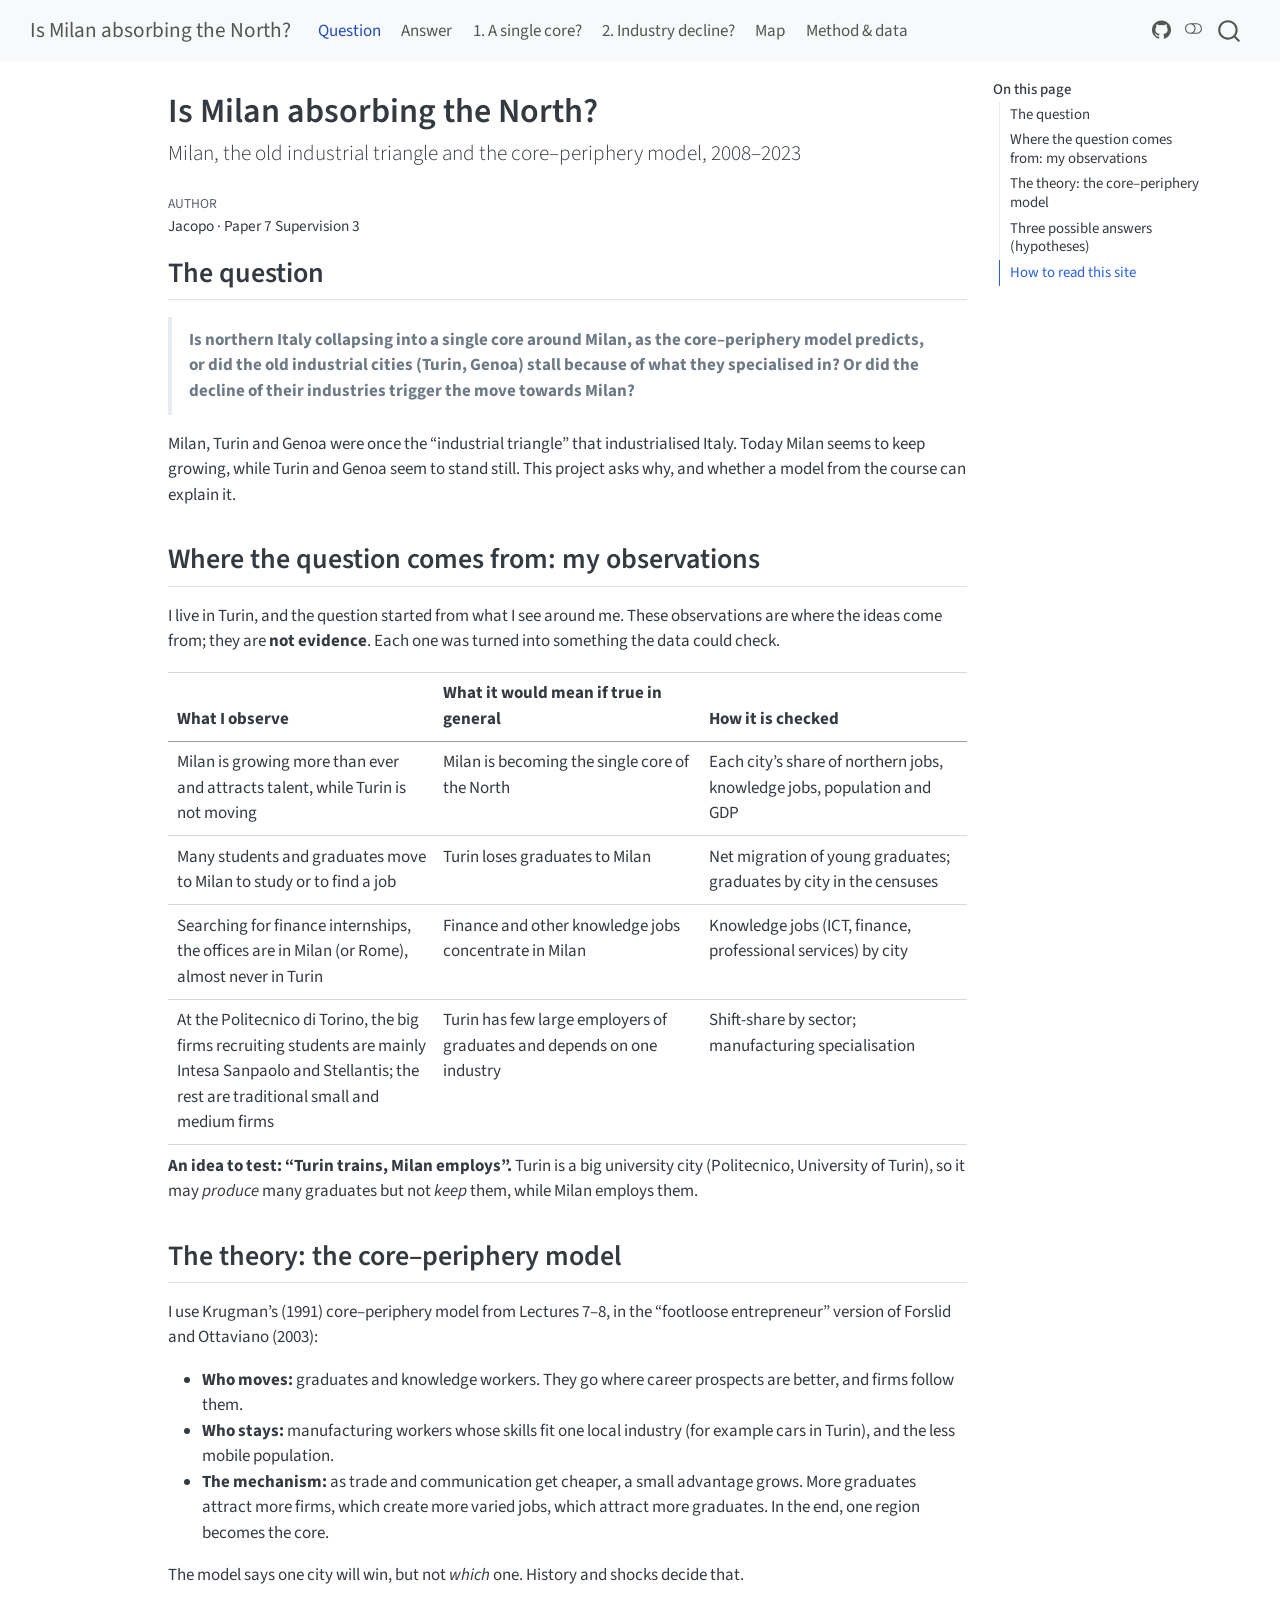
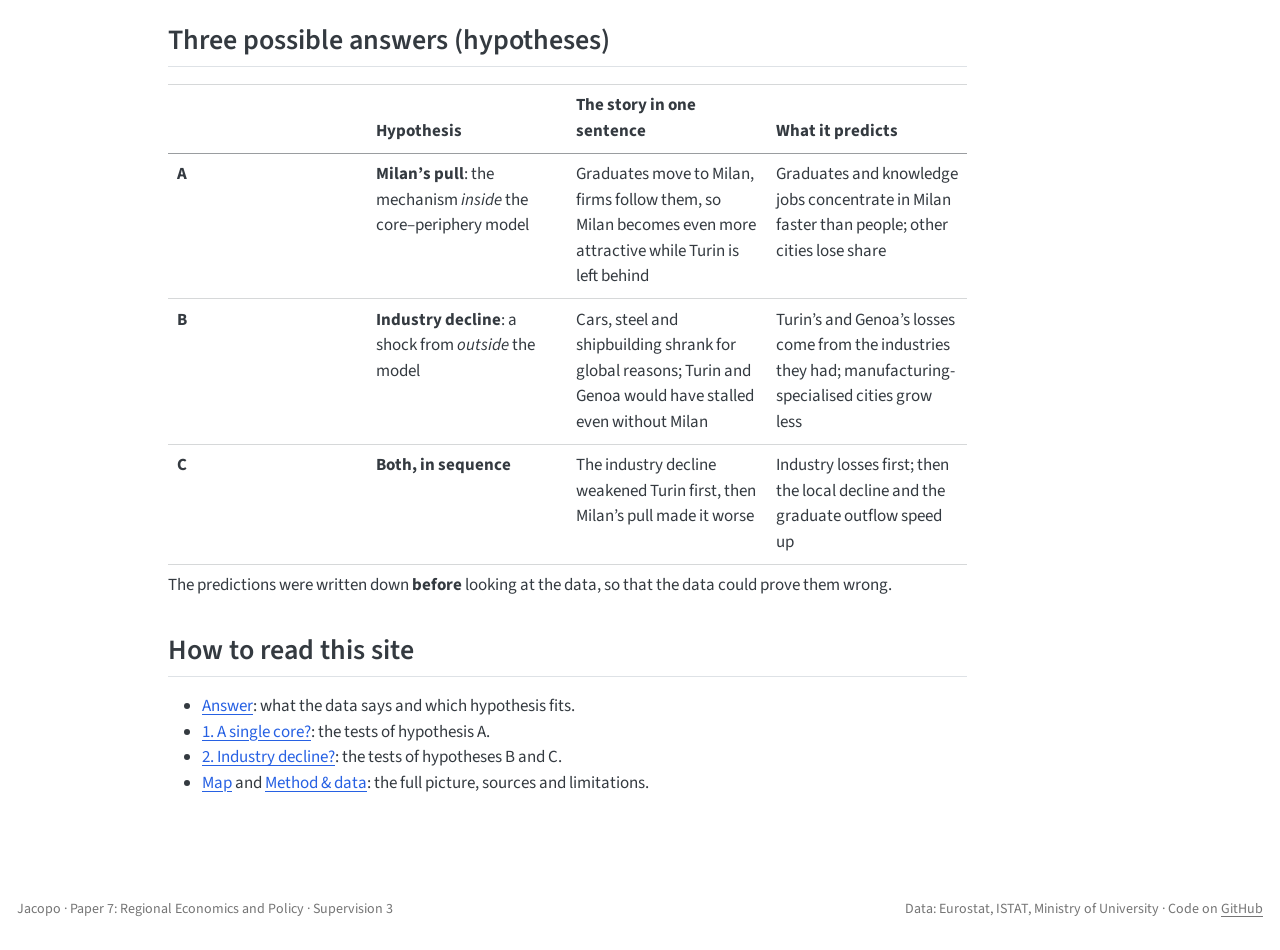
<file: index.html>
<!DOCTYPE html>
<html xmlns="http://www.w3.org/1999/xhtml" lang="en" xml:lang="en"><head>

<meta charset="utf-8">
<meta name="generator" content="quarto-1.11.9">

<meta name="viewport" content="width=device-width, initial-scale=1.0, user-scalable=yes">

<meta name="author" content="Jacopo · Paper 7 Supervision 3">

<title>Is Milan absorbing the North?</title>
<style>
/* Default styles provided by pandoc.
** See https://pandoc.org/MANUAL.html#variables-for-html for config info.
*/
span.smallcaps{font-variant: small-caps;}
div.columns{display: flex; gap: 1.5em;}
div.column{flex: auto;}
@media screen {
div.columns{gap: min(4vw, 1.5em);}
div.column{overflow-x: auto;}
}
div.hanging-indent{margin-left: 1.5em; text-indent: -1.5em;}
ul.task-list{list-style: none;}
ul.task-list li input[type="checkbox"] {
  width: 0.8em;
  margin: 0 0.8em 0.2em -1em; /* quarto-specific, see https://github.com/quarto-dev/quarto-cli/issues/4556 */ 
  vertical-align: middle;
}
</style>


<script src="site_libs/quarto-nav/quarto-nav.js"></script>
<script src="site_libs/quarto-nav/headroom.min.js"></script>
<script src="site_libs/clipboard/clipboard.min.js"></script>
<script src="site_libs/quarto-search/autocomplete.umd.js"></script>
<script src="site_libs/quarto-search/fuse.min.js"></script>
<script src="site_libs/quarto-search/quarto-search.js"></script>
<meta name="quarto:offset" content="./">
<script src="site_libs/quarto-html/quarto.js" type="module"></script>
<script src="site_libs/quarto-html/tabsets/tabsets.js" type="module"></script>
<script src="site_libs/quarto-html/scrollable-regions/scrollable-regions.js" type="module"></script>
<script src="site_libs/quarto-html/popper.min.js"></script>
<script src="site_libs/quarto-html/tippy.umd.min.js"></script>
<script src="site_libs/quarto-html/anchor.min.js"></script>
<link href="site_libs/quarto-html/tippy.css" rel="stylesheet">
<link href="site_libs/quarto-html/quarto-syntax-highlighting-63b5708e65d6cd79cd7618c58d0c21e7.css" rel="stylesheet" class="quarto-color-scheme" id="quarto-text-highlighting-styles">
<link href="site_libs/quarto-html/quarto-syntax-highlighting-dark-447e42e69aaa9833c0ba1b986f430b20.css" rel="stylesheet" class="quarto-color-scheme quarto-color-alternate" id="quarto-text-highlighting-styles">
<link href="site_libs/quarto-html/quarto-syntax-highlighting-63b5708e65d6cd79cd7618c58d0c21e7.css" rel="stylesheet" class="quarto-color-scheme-extra" id="quarto-text-highlighting-styles">
<script src="site_libs/bootstrap/bootstrap.min.js"></script>
<link href="site_libs/bootstrap/bootstrap-icons.css" rel="stylesheet">
<link href="site_libs/bootstrap/bootstrap-d31a0c91b01e363be7b7a36e602e2c70.min.css" rel="stylesheet" append-hash="true" class="quarto-color-scheme" id="quarto-bootstrap" data-mode="light">
<link href="site_libs/bootstrap/bootstrap-dark-c1afb647e6504aed1ecd096a1ed45b6d.min.css" rel="stylesheet" append-hash="true" class="quarto-color-scheme quarto-color-alternate" id="quarto-bootstrap" data-mode="dark">
<link href="site_libs/bootstrap/bootstrap-d31a0c91b01e363be7b7a36e602e2c70.min.css" rel="stylesheet" append-hash="true" class="quarto-color-scheme-extra" id="quarto-bootstrap" data-mode="light">
<script id="quarto-search-options" type="application/json">{
  "location": "navbar",
  "copy-button": false,
  "collapse-after": 3,
  "panel-placement": "end",
  "type": "overlay",
  "limit": 50,
  "keyboard-shortcut": [
    "f",
    "/",
    "s"
  ],
  "show-item-context": false,
  "language": {
    "search-no-results-text": "No results",
    "search-matching-documents-text": "matching documents",
    "search-copy-link-title": "Copy link to search",
    "search-hide-matches-text": "Hide additional matches",
    "search-more-match-text": "more match in this document",
    "search-more-matches-text": "more matches in this document",
    "search-clear-button-title": "Clear",
    "search-text-placeholder": "",
    "search-detached-cancel-button-title": "Cancel",
    "search-submit-button-title": "Submit",
    "search-label": "Search"
  }
}</script>


<link rel="stylesheet" href="styles.css">
</head>

<body class="nav-fixed quarto-light"><a id="quarto-skip-link" class="visually-hidden-focusable" href="#quarto-document-content">Skip to main content</a><script id="quarto-html-before-body" type="application/javascript">
    const toggleBodyColorMode = (bsSheetEl) => {
      const mode = bsSheetEl.getAttribute("data-mode");
      const bodyEl = window.document.querySelector("body");
      if (mode === "dark") {
        bodyEl.classList.add("quarto-dark");
        bodyEl.classList.remove("quarto-light");
      } else {
        bodyEl.classList.add("quarto-light");
        bodyEl.classList.remove("quarto-dark");
      }
    }
    const toggleBodyColorPrimary = () => {
      const bsSheetEl = window.document.querySelector("link#quarto-bootstrap:not([rel=disabled-stylesheet])");
      if (bsSheetEl) {
        toggleBodyColorMode(bsSheetEl);
      }
    }
    const setColorSchemeToggle = (alternate) => {
      const toggles = window.document.querySelectorAll('.quarto-color-scheme-toggle');
      for (let i=0; i < toggles.length; i++) {
        const toggle = toggles[i];
        if (toggle) {
          toggle.setAttribute("aria-checked", alternate ? "true" : "false");
          if (alternate) {
            toggle.classList.add("alternate");
          } else {
            toggle.classList.remove("alternate");
          }
        }
      }
    };
    const toggleColorMode = (alternate) => {
      // Switch the stylesheets
      const primaryStylesheets = window.document.querySelectorAll('link.quarto-color-scheme:not(.quarto-color-alternate)');
      const alternateStylesheets = window.document.querySelectorAll('link.quarto-color-scheme.quarto-color-alternate');
      manageTransitions('#quarto-margin-sidebar .nav-link', false);
      if (alternate) {
        // note: dark is layered on light, we don't disable primary!
        enableStylesheet(alternateStylesheets);
        for (const sheetNode of alternateStylesheets) {
          if (sheetNode.id === "quarto-bootstrap") {
            toggleBodyColorMode(sheetNode);
          }
        }
      } else {
        disableStylesheet(alternateStylesheets);
        enableStylesheet(primaryStylesheets)
        toggleBodyColorPrimary();
      }
      manageTransitions('#quarto-margin-sidebar .nav-link', true);
      // Switch the toggles
      setColorSchemeToggle(alternate)
    }
    // Hack to workaround the fact that safari doesn't
    // properly recolor the scrollbar when toggling (#1455).
    // Not run on load: stylesheets are set before first paint there, and
    // scrolling would undo the scroll to a URL fragment (#14973).
    // The one pixel nudge keeps the reader where they were.
    const refreshSafariScrollbar = () => {
      if (navigator.userAgent.indexOf('Safari') > 0 && navigator.userAgent.indexOf('Chrome') == -1) {
        manageTransitions("body", false);
        const scrollY = window.scrollY;
        window.scrollTo(0, scrollY > 0 ? scrollY - 1 : 1);
        setTimeout(() => {
          window.scrollTo(0, scrollY);
          manageTransitions("body", true);
        }, 40);
      }
    }
    const disableStylesheet = (stylesheets) => {
      for (let i=0; i < stylesheets.length; i++) {
        const stylesheet = stylesheets[i];
        stylesheet.rel = 'disabled-stylesheet';
      }
    }
    const enableStylesheet = (stylesheets) => {
      for (let i=0; i < stylesheets.length; i++) {
        const stylesheet = stylesheets[i];
        if(stylesheet.rel !== 'stylesheet') { // for Chrome, which will still FOUC without this check
          stylesheet.rel = 'stylesheet';
        }
      }
    }
    const manageTransitions = (selector, allowTransitions) => {
      const els = window.document.querySelectorAll(selector);
      for (let i=0; i < els.length; i++) {
        const el = els[i];
        if (allowTransitions) {
          el.classList.remove('notransition');
        } else {
          el.classList.add('notransition');
        }
      }
    }
    const isFileUrl = () => {
      return window.location.protocol === 'file:';
    }
    const hasAlternateSentinel = () => {
      let styleSentinel = getColorSchemeSentinel();
      if (styleSentinel !== null) {
        return styleSentinel === "alternate";
      } else {
        return false;
      }
    }
    const setStyleSentinel = (alternate) => {
      const value = alternate ? "alternate" : "default";
      if (!isFileUrl()) {
        window.localStorage.setItem("quarto-color-scheme", value);
      } else {
        localAlternateSentinel = value;
      }
    }
    const getColorSchemeSentinel = () => {
      if (!isFileUrl()) {
        const storageValue = window.localStorage.getItem("quarto-color-scheme");
        return storageValue != null ? storageValue : localAlternateSentinel;
      } else {
        return localAlternateSentinel;
      }
    }
    const toggleGiscusIfUsed = (isAlternate, darkModeDefault) => {
      const baseTheme = document.querySelector('#giscus-base-theme')?.value ?? 'light';
      const alternateTheme = document.querySelector('#giscus-alt-theme')?.value ?? 'dark';
      let newTheme = '';
      if(authorPrefersDark) {
        newTheme = isAlternate ? baseTheme : alternateTheme;
      } else {
        newTheme = isAlternate ? alternateTheme : baseTheme;
      }
      const changeGiscusTheme = () => {
        // From: https://github.com/giscus/giscus/issues/336
        const sendMessage = (message) => {
          const iframe = document.querySelector('iframe.giscus-frame');
          if (!iframe) return;
          iframe.contentWindow.postMessage({ giscus: message }, 'https://giscus.app');
        }
        sendMessage({
          setConfig: {
            theme: newTheme
          }
        });
      }
      const isGiscussLoaded = window.document.querySelector('iframe.giscus-frame') !== null;
      if (isGiscussLoaded) {
        changeGiscusTheme();
      }
    };
    const authorPrefersDark = false;
    const darkModeDefault = authorPrefersDark;
      document.querySelector('link#quarto-text-highlighting-styles.quarto-color-scheme-extra').rel = 'disabled-stylesheet';
      document.querySelector('link#quarto-bootstrap.quarto-color-scheme-extra').rel = 'disabled-stylesheet';
    let localAlternateSentinel = darkModeDefault ? 'alternate' : 'default';
    // Dark / light mode switch
    window.quartoToggleColorScheme = () => {
      // Read the current dark / light value
      let toAlternate = !hasAlternateSentinel();
      toggleColorMode(toAlternate);
      refreshSafariScrollbar();
      setStyleSentinel(toAlternate);
      toggleGiscusIfUsed(toAlternate, darkModeDefault);
      window.dispatchEvent(new Event('resize'));
    };
    // Switch to dark mode if need be
    if (hasAlternateSentinel()) {
      toggleColorMode(true);
    } else {
      toggleColorMode(false);
    }
  </script>

<div id="quarto-search-results"></div>
  <header id="quarto-header" class="headroom fixed-top">
    <nav class="navbar navbar-expand-lg " data-bs-theme="dark" aria-label="Site">
      <div class="navbar-container container-fluid">
      <div class="navbar-brand-container mx-auto">
    <a class="navbar-brand" href="./index.html">
    <span class="navbar-title">Is Milan absorbing the North?</span>
    </a>
  </div>
          <button class="navbar-toggler" type="button" data-bs-toggle="collapse" data-bs-target="#navbarCollapse" aria-controls="navbarCollapse" aria-expanded="false" aria-label="Toggle navigation" onclick="if (window.quartoToggleHeadroom) { window.quartoToggleHeadroom(); }">
  <span class="navbar-toggler-icon"></span>
</button>
          <div class="collapse navbar-collapse" id="navbarCollapse">
            <ul class="navbar-nav navbar-nav-scroll me-auto">
  <li class="nav-item">
    <a class="nav-link active" href="./index.html" aria-current="page"> 
<span class="menu-text">Question</span></a>
  </li>  
  <li class="nav-item">
    <a class="nav-link" href="./answer.html"> 
<span class="menu-text">Answer</span></a>
  </li>  
  <li class="nav-item">
    <a class="nav-link" href="./part1.html"> 
<span class="menu-text">1. A single core?</span></a>
  </li>  
  <li class="nav-item">
    <a class="nav-link" href="./part2.html"> 
<span class="menu-text">2. Industry decline?</span></a>
  </li>  
  <li class="nav-item">
    <a class="nav-link" href="./map.html"> 
<span class="menu-text">Map</span></a>
  </li>  
  <li class="nav-item">
    <a class="nav-link" href="./method.html"> 
<span class="menu-text">Method &amp; data</span></a>
  </li>  
</ul>
            <ul class="navbar-nav navbar-nav-scroll ms-auto">
  <li class="nav-item compact">
    <a class="nav-link" href="https://github.com/jinjacopo/land-economy-supervision/tree/my-supervision"> <i class="bi bi-github" role="img" aria-label="Code and data on GitHub">
</i> 
<span class="menu-text"></span></a>
  </li>  
</ul>
          </div> <!-- /navcollapse -->
            <div class="quarto-navbar-tools">
  <button type="button" role="switch" aria-checked="false" class="quarto-color-scheme-toggle quarto-navigation-tool  px-1" onclick="window.quartoToggleColorScheme(); return false;" title="Toggle dark mode" aria-label="Toggle dark mode"><i class="bi"></i></button>
</div>
            <div id="quarto-search" class="" title="Search"></div>
      </div> <!-- /container-fluid -->
    </nav>
</header>
<!-- content -->
<div id="quarto-content" class="quarto-container page-columns page-rows-contents page-layout-article page-navbar">
<!-- sidebar -->
<!-- margin-sidebar -->
    <div id="quarto-margin-sidebar" class="sidebar margin-sidebar">
        <nav id="TOC" role="doc-toc" aria-labelledby="toc-title" class="toc-active">
    <h2 id="toc-title">On this page</h2>
   
  <ul>
  <li><a href="#the-question" id="toc-the-question" class="nav-link active" data-scroll-target="#the-question">The question</a></li>
  <li><a href="#where-the-question-comes-from-my-observations" id="toc-where-the-question-comes-from-my-observations" class="nav-link" data-scroll-target="#where-the-question-comes-from-my-observations">Where the question comes from: my observations</a></li>
  <li><a href="#the-theory-the-coreperiphery-model" id="toc-the-theory-the-coreperiphery-model" class="nav-link" data-scroll-target="#the-theory-the-coreperiphery-model">The theory: the core–periphery model</a></li>
  <li><a href="#three-possible-answers-hypotheses" id="toc-three-possible-answers-hypotheses" class="nav-link" data-scroll-target="#three-possible-answers-hypotheses">Three possible answers (hypotheses)</a></li>
  <li><a href="#how-to-read-this-site" id="toc-how-to-read-this-site" class="nav-link" data-scroll-target="#how-to-read-this-site">How to read this site</a></li>
  </ul>
</nav>
    </div>
<!-- main -->
<main class="content" id="quarto-document-content" tabindex="-1">


<header id="title-block-header" class="quarto-title-block default">
<div class="quarto-title">
<h1 class="title">Is Milan absorbing the North?</h1>
<p class="subtitle lead">Milan, the old industrial triangle and the core–periphery model, 2008–2023</p>
</div>



<div class="quarto-title-meta">

    <div>
    <div class="quarto-title-meta-heading">Author</div>
    <div class="quarto-title-meta-contents">
             <p>Jacopo · Paper 7 Supervision 3 </p>
          </div>
  </div>
    
  
    
  </div>
  


</header>


<section id="the-question" class="level2">
<h2 class="anchored" data-anchor-id="the-question">The question</h2>
<blockquote class="blockquote">
<p><strong>Is northern Italy collapsing into a single core around Milan, as the core–periphery model predicts, or did the old industrial cities (Turin, Genoa) stall because of what they specialised in? Or did the decline of their industries trigger the move towards Milan?</strong></p>
</blockquote>
<p>Milan, Turin and Genoa were once the “industrial triangle” that industrialised Italy. Today Milan seems to keep growing, while Turin and Genoa seem to stand still. This project asks why, and whether a model from the course can explain it.</p>
</section>
<section id="where-the-question-comes-from-my-observations" class="level2">
<h2 class="anchored" data-anchor-id="where-the-question-comes-from-my-observations">Where the question comes from: my observations</h2>
<p>I live in Turin, and the question started from what I see around me. These observations are where the ideas come from; they are <strong>not evidence</strong>. Each one was turned into something the data could check.</p>
<table class="caption-top table">
<colgroup>
<col style="width: 33%">
<col style="width: 33%">
<col style="width: 33%">
</colgroup>
<thead>
<tr class="header">
<th>What I observe</th>
<th>What it would mean if true in general</th>
<th>How it is checked</th>
</tr>
</thead>
<tbody>
<tr class="odd">
<td>Milan is growing more than ever and attracts talent, while Turin is not moving</td>
<td>Milan is becoming the single core of the North</td>
<td>Each city’s share of northern jobs, knowledge jobs, population and GDP</td>
</tr>
<tr class="even">
<td>Many students and graduates move to Milan to study or to find a job</td>
<td>Turin loses graduates to Milan</td>
<td>Net migration of young graduates; graduates by city in the censuses</td>
</tr>
<tr class="odd">
<td>Searching for finance internships, the offices are in Milan (or Rome), almost never in Turin</td>
<td>Finance and other knowledge jobs concentrate in Milan</td>
<td>Knowledge jobs (ICT, finance, professional services) by city</td>
</tr>
<tr class="even">
<td>At the Politecnico di Torino, the big firms recruiting students are mainly Intesa Sanpaolo and Stellantis; the rest are traditional small and medium firms</td>
<td>Turin has few large employers of graduates and depends on one industry</td>
<td>Shift-share by sector; manufacturing specialisation</td>
</tr>
</tbody>
</table>
<p><strong>An idea to test: “Turin trains, Milan employs”.</strong> Turin is a big university city (Politecnico, University of Turin), so it may <em>produce</em> many graduates but not <em>keep</em> them, while Milan employs them.</p>
</section>
<section id="the-theory-the-coreperiphery-model" class="level2">
<h2 class="anchored" data-anchor-id="the-theory-the-coreperiphery-model">The theory: the core–periphery model</h2>
<p>I use Krugman’s (1991) core–periphery model from Lectures 7–8, in the “footloose entrepreneur” version of Forslid and Ottaviano (2003):</p>
<ul>
<li><strong>Who moves:</strong> graduates and knowledge workers. They go where career prospects are better, and firms follow them.</li>
<li><strong>Who stays:</strong> manufacturing workers whose skills fit one local industry (for example cars in Turin), and the less mobile population.</li>
<li><strong>The mechanism:</strong> as trade and communication get cheaper, a small advantage grows. More graduates attract more firms, which create more varied jobs, which attract more graduates. In the end, one region becomes the core.</li>
</ul>
<p>The model says one city will win, but not <em>which</em> one. History and shocks decide that.</p>
</section>
<section id="three-possible-answers-hypotheses" class="level2">
<h2 class="anchored" data-anchor-id="three-possible-answers-hypotheses">Three possible answers (hypotheses)</h2>
<table class="caption-top table">
<colgroup>
<col style="width: 25%">
<col style="width: 25%">
<col style="width: 25%">
<col style="width: 25%">
</colgroup>
<thead>
<tr class="header">
<th></th>
<th>Hypothesis</th>
<th>The story in one sentence</th>
<th>What it predicts</th>
</tr>
</thead>
<tbody>
<tr class="odd">
<td><strong>A</strong></td>
<td><strong>Milan’s pull</strong>: the mechanism <em>inside</em> the core–periphery model</td>
<td>Graduates move to Milan, firms follow them, so Milan becomes even more attractive while Turin is left behind</td>
<td>Graduates and knowledge jobs concentrate in Milan faster than people; other cities lose share</td>
</tr>
<tr class="even">
<td><strong>B</strong></td>
<td><strong>Industry decline</strong>: a shock from <em>outside</em> the model</td>
<td>Cars, steel and shipbuilding shrank for global reasons; Turin and Genoa would have stalled even without Milan</td>
<td>Turin’s and Genoa’s losses come from the industries they had; manufacturing-specialised cities grow less</td>
</tr>
<tr class="odd">
<td><strong>C</strong></td>
<td><strong>Both, in sequence</strong></td>
<td>The industry decline weakened Turin first, then Milan’s pull made it worse</td>
<td>Industry losses first; then the local decline and the graduate outflow speed up</td>
</tr>
</tbody>
</table>
<p>The predictions were written down <strong>before</strong> looking at the data, so that the data could prove them wrong.</p>
</section>
<section id="how-to-read-this-site" class="level2">
<h2 class="anchored" data-anchor-id="how-to-read-this-site">How to read this site</h2>
<ul>
<li><strong><a href="./answer.html">Answer</a></strong>: what the data says and which hypothesis fits.</li>
<li><strong><a href="./part1.html">1. A single core?</a></strong>: the tests of hypothesis A.</li>
<li><strong><a href="./part2.html">2. Industry decline?</a></strong>: the tests of hypotheses B and C.</li>
<li><strong><a href="./map.html">Map</a></strong> and <strong><a href="./method.html">Method &amp; data</a></strong>: the full picture, sources and limitations.</li>
</ul>


</section>

</main> <!-- /main -->
<script id="quarto-html-after-body" type="application/javascript">
  window.document.addEventListener("DOMContentLoaded", function (event) {
    // Ensure there is a toggle, if there isn't float one in the top right
    if (window.document.querySelector('.quarto-color-scheme-toggle') === null) {
      const toggle = window.document.createElement('button');
      toggle.type = "button";
      toggle.setAttribute("role", "switch");
      toggle.setAttribute("aria-checked", "false");
      toggle.classList.add('top-right');
      toggle.classList.add('quarto-color-scheme-toggle');
      toggle.setAttribute("aria-label", "Toggle dark mode");
      toggle.onclick = function() { try { window.quartoToggleColorScheme(); } catch {} return false; };
      const i = window.document.createElement("i");
      i.classList.add('bi');
      toggle.appendChild(i);
      // Put the toggle in a landmark of its own, so that landmark navigation
      // can reach it.
      //
      // The container is always a fresh direct child of body, and the toggle is
      // never moved into page furniture that the theme or the author controls.
      // The toggle is positioned against the page, so any ancestor that
      // establishes a containing block captures it: a positioned element or a
      // grid for position: absolute, and transform, filter, will-change or
      // contain for position: fixed. A direct child of body has none of these
      // to inherit, and the shift when one appears is silent and visual.
      //
      // ARIA says a document should have at most one banner, and axe reports a
      // duplicate whether or not the banners carry distinct labels. So use a
      // header when the page has no banner yet, and a named region otherwise.
      //
      // A header is a banner wherever it sits, unless it is inside sectioning
      // content, so this cannot just look at the children of body: a custom
      // page layout wraps the title block header in a plain div. An explicit
      // role="banner" always counts.
      const sectioning = 'article, aside, main, nav, section, [role="article"], [role="complementary"], [role="main"], [role="navigation"], [role="region"]';
      const hasBanner = Array.from(
        window.document.querySelectorAll('header:not([role]), [role="banner"]')
      ).some(function(el) {
        return el.hasAttribute("role") || el.closest(sectioning) === null;
      });
      const container = window.document.createElement(hasBanner ? "div" : "header");
      if (hasBanner) {
        container.setAttribute("role", "region");
        container.setAttribute("aria-label", "Toggle dark mode");
      }
      container.classList.add('quarto-color-scheme-toggle-container');
      container.appendChild(toggle);
      window.document.body.appendChild(container);
    }
    setColorSchemeToggle(hasAlternateSentinel())
    const icon = "";
    const anchorJS = new window.AnchorJS();
    anchorJS.options = {
      placement: 'right',
      icon: icon
    };
    anchorJS.add('.anchored');
    const isCodeAnnotation = (el) => {
      for (const clz of el.classList) {
        if (clz.startsWith('code-annotation-')) {                     
          return true;
        }
      }
      return false;
    }
    const onCopySuccess = function(e) {
      // button target
      const button = e.trigger;
      // don't keep focus
      button.blur();
      // flash "checked"
      button.classList.add('code-copy-button-checked');
      var currentTitle = button.getAttribute("title");
      button.setAttribute("title", "Copied!");
      let tooltip;
      if (window.bootstrap) {
        button.setAttribute("data-bs-toggle", "tooltip");
        button.setAttribute("data-bs-placement", "left");
        button.setAttribute("data-bs-title", "Copied!");
        tooltip = new bootstrap.Tooltip(button, 
          { trigger: "manual", 
            customClass: "code-copy-button-tooltip",
            offset: [0, -8]});
        tooltip.show();    
      }
      setTimeout(function() {
        if (tooltip) {
          tooltip.hide();
          button.removeAttribute("data-bs-title");
          button.removeAttribute("data-bs-toggle");
          button.removeAttribute("data-bs-placement");
        }
        button.setAttribute("title", currentTitle);
        button.classList.remove('code-copy-button-checked');
      }, 1000);
      // clear code selection
      e.clearSelection();
    }
    const getTextToCopy = function(trigger) {
      const outerScaffold = trigger.parentElement.cloneNode(true);
      const codeEl = outerScaffold.querySelector('code');
      for (const childEl of codeEl.children) {
        if (isCodeAnnotation(childEl)) {
          childEl.remove();
        }
      }
      return codeEl.innerText;
    }
    const clipboard = new window.ClipboardJS('.code-copy-button:not([data-in-quarto-modal])', {
      text: getTextToCopy
    });
    clipboard.on('success', onCopySuccess);
    if (window.document.getElementById('quarto-embedded-source-code-modal')) {
      const clipboardModal = new window.ClipboardJS('.code-copy-button[data-in-quarto-modal]', {
        text: getTextToCopy,
        container: window.document.getElementById('quarto-embedded-source-code-modal')
      });
      clipboardModal.on('success', onCopySuccess);
    }
      var localhostRegex = new RegExp(/^(?:http|https):\/\/localhost\:?[0-9]*\//);
      var mailtoRegex = new RegExp(/^mailto:/);
        var filterRegex = new RegExp("https:\/\/jinjacopo\.github\.io\/land-economy-supervision\/");
      var isInternal = (href) => {
          return filterRegex.test(href) || localhostRegex.test(href) || mailtoRegex.test(href);
      }
      // Inspect non-navigation links and adorn them if external
      window.quartoDecorateExternalLinks = function (root) {
     var links = (root || window.document).querySelectorAll('a[href]:not(.nav-link):not(.navbar-brand):not(.toc-action):not(.sidebar-link):not(.sidebar-item-toggle):not(.pagination-link):not(.no-external):not([aria-hidden]):not(.dropdown-item):not(.quarto-navigation-tool):not(.about-link)');
      for (var i=0; i<links.length; i++) {
        const link = links[i];
        if (!isInternal(link.href)) {
          // undo the damage that might have been done by quarto-nav.js in the case of
          // links that we want to consider external
          if (link.dataset.originalHref !== undefined) {
            link.href = link.dataset.originalHref;
          }
          if (!link.classList.contains('no-external-icon')) {
          }
        }
      }
      };
      window.quartoDecorateExternalLinks(window.document);
    // Esc closes the popup (WCAG 1.4.13) and focus leaving both trigger and
    // popup closes it (WCAG 2.4.11); tippy handles neither for interactive popups.
    const hideOnEscAndFocusOut = {
      name: 'hideOnEscAndFocusOut',
      defaultValue: true,
      fn(instance) {
        const dismiss = () => {
          // A show scheduled by the trigger delay would otherwise reopen it
          instance.clearDelayTimeouts();
          instance.hide();
        };
        const onKeyDown = (event) => {
          if (event.key !== 'Escape') {
            return;
          }
          // Keep Esc from also reaching page handlers (e.g. reveal.js overview),
          // except an open reveal.js slide menu, which Esc should close too.
          // The menu handles keys only when its keyboard option is on.
          const menuHandlesEsc = window.Reveal?.getPlugin?.('menu')?.isOpen() &&
            window.Reveal.getConfig().menu?.keyboard !== false;
          if (!menuHandlesEsc) {
            event.stopPropagation();
          }
          if (instance.popper.contains(window.document.activeElement)) {
            // Disabled while refocusing so the focus trigger does not reopen it
            instance.disable();
            instance.reference.focus();
            instance.enable();
          }
          dismiss();
        };
        const onFocusOut = (event) => {
          const target = event.relatedTarget;
          if (target && !instance.reference.contains(target) &&
              !instance.popper.contains(target)) {
            dismiss();
          }
        };
        // On the trigger too: a click trigger (code-annotations: select) has no
        // blur handling. Attached for the instance's lifetime so leaving the
        // trigger also cancels a show still pending on the trigger delay.
        instance.reference.addEventListener('focusout', onFocusOut);
        return {
          onShow() {
            window.document.addEventListener('keydown', onKeyDown, true);
            instance.popper.addEventListener('focusout', onFocusOut);
          },
          onHide() {
            window.document.removeEventListener('keydown', onKeyDown, true);
            instance.popper.removeEventListener('focusout', onFocusOut);
          },
          onDestroy() {
            instance.reference.removeEventListener('focusout', onFocusOut);
          },
        };
      },
    };
    function tippyHover(el, contentFn, onTriggerFn, onUntriggerFn) {
      const config = {
        allowHTML: true,
        maxWidth: 500,
        delay: 100,
        arrow: false,
        appendTo: function(el) {
            return el.parentElement;
        },
        interactive: true,
        interactiveBorder: 10,
        theme: 'quarto',
        placement: 'bottom-start',
        plugins: [hideOnEscAndFocusOut],
      };
      if (contentFn) {
        config.content = contentFn;
      }
      if (onTriggerFn) {
        config.onTrigger = onTriggerFn;
      }
      if (onUntriggerFn) {
        config.onUntrigger = onUntriggerFn;
      }
      window.tippy(el, config); 
    }
    const noterefs = window.document.querySelectorAll('a[role="doc-noteref"]');
    for (var i=0; i<noterefs.length; i++) {
      const ref = noterefs[i];
      tippyHover(ref, function() {
        // use id or data attribute instead here
        let href = ref.getAttribute('data-footnote-href') || ref.getAttribute('href');
        try { href = new URL(href).hash; } catch {}
        const id = href.replace(/^#\/?/, "");
        const note = window.document.getElementById(id);
        if (note) {
          return note.innerHTML;
        } else {
          return "";
        }
      });
    }
    const xrefs = window.document.querySelectorAll('a.quarto-xref');
    const processXRef = (id, note) => {
      // Strip column container classes
      const stripColumnClz = (el) => {
        el.classList.remove("page-full", "page-columns");
        if (el.children) {
          for (const child of el.children) {
            stripColumnClz(child);
          }
        }
      }
      stripColumnClz(note)
      if (id === null || id.startsWith('sec-')) {
        // Special case sections, only their first couple elements
        const container = document.createElement("div");
        if (note.children && note.children.length > 2) {
          container.appendChild(note.children[0].cloneNode(true));
          for (let i = 1; i < note.children.length; i++) {
            const child = note.children[i];
            if (child.tagName === "P" && child.innerText === "") {
              continue;
            } else {
              container.appendChild(child.cloneNode(true));
              break;
            }
          }
          if (window.Quarto?.typesetMath) {
            window.Quarto.typesetMath(container);
          }
          return container.innerHTML
        } else {
          if (window.Quarto?.typesetMath) {
            window.Quarto.typesetMath(note);
          }
          return note.innerHTML;
        }
      } else {
        // Remove any anchor links if they are present
        const anchorLink = note.querySelector('a.anchorjs-link');
        if (anchorLink) {
          anchorLink.remove();
        }
        if (window.Quarto?.typesetMath) {
          window.Quarto.typesetMath(note);
        }
        if (note.classList.contains("callout")) {
          return note.outerHTML;
        } else {
          return note.innerHTML;
        }
      }
    }
    for (var i=0; i<xrefs.length; i++) {
      const xref = xrefs[i];
      tippyHover(xref, undefined, function(instance) {
        instance.disable();
        let url = xref.getAttribute('href');
        let hash = undefined; 
        if (url.startsWith('#')) {
          hash = url;
        } else {
          try { hash = new URL(url).hash; } catch {}
        }
        if (hash) {
          const id = hash.replace(/^#\/?/, "");
          const note = window.document.getElementById(id);
          if (note !== null) {
            try {
              const html = processXRef(id, note.cloneNode(true));
              instance.setContent(html);
            } finally {
              instance.enable();
              instance.show();
            }
          } else {
            // See if we can fetch this
            fetch(url.split('#')[0])
            .then(res => res.text())
            .then(html => {
              const parser = new DOMParser();
              const htmlDoc = parser.parseFromString(html, "text/html");
              const note = htmlDoc.getElementById(id);
              if (note !== null) {
                const html = processXRef(id, note);
                instance.setContent(html);
              } 
            }).finally(() => {
              instance.enable();
              instance.show();
            });
          }
        } else {
          // See if we can fetch a full url (with no hash to target)
          // This is a special case and we should probably do some content thinning / targeting
          fetch(url)
          .then(res => res.text())
          .then(html => {
            const parser = new DOMParser();
            const htmlDoc = parser.parseFromString(html, "text/html");
            const note = htmlDoc.querySelector('main.content');
            if (note !== null) {
              // This should only happen for chapter cross references
              // (since there is no id in the URL)
              // remove the first header
              if (note.children.length > 0 && note.children[0].tagName === "HEADER") {
                note.children[0].remove();
              }
              const html = processXRef(null, note);
              instance.setContent(html);
            } 
          }).finally(() => {
            instance.enable();
            instance.show();
          });
        }
      }, function(instance) {
      });
    }
        let selectedAnnoteEl;
        const selectorForAnnotation = ( cell, annotation) => {
          let cellAttr = 'data-code-cell="' + cell + '"';
          let lineAttr = 'data-code-annotation="' +  annotation + '"';
          const selector = 'span[' + cellAttr + '][' + lineAttr + ']';
          return selector;
        }
        const selectCodeLines = (annoteEl) => {
          const doc = window.document;
          const targetCell = annoteEl.getAttribute("data-target-cell");
          const targetAnnotation = annoteEl.getAttribute("data-target-annotation");
          const annoteSpan = window.document.querySelector(selectorForAnnotation(targetCell, targetAnnotation));
          const lines = annoteSpan.getAttribute("data-code-lines").split(",");
          const lineIds = lines.map((line) => {
            return targetCell + "-" + line;
          })
          // Each band is positioned against its own containing block, which is
          // not the offsetParent of the lines, so place it from client rects.
          const placeBand = (band, firstEl, lastEl, codeBlock) => {
            const container = band.offsetParent;
            if (container === null) {
              return;
            }
            const containerRect = container.getBoundingClientRect();
            // Reveal.js scales slides with a transform, so convert client
            // pixels back to the CSS pixels of the container.
            const scale = containerRect.height / container.offsetHeight || 1;
            const firstRect = firstEl.getBoundingClientRect();
            const lastRect = lastEl.getBoundingClientRect();
            const top = (firstRect.top - containerRect.top) / scale - container.clientTop + container.scrollTop;
            const height = (lastRect.bottom - firstRect.top) / scale;
            band.style.top = top - 2 + "px";
            band.style.height = height + 4 + "px";
            if (codeBlock) {
              // Without the copy button wrapper, the containing block is wider
              // than the code block, so span the code block explicitly.
              const blockRect = codeBlock.getBoundingClientRect();
              band.style.left = (blockRect.left - containerRect.left) / scale - container.clientLeft + container.scrollLeft + "px";
              band.style.width = blockRect.width / scale + "px";
            }
          };
          if (lineIds.length > 0) {
            const el = window.document.getElementById(lineIds[0]);
            const lastEl = window.document.getElementById(lineIds[lineIds.length - 1]);
            const parent = el.parentElement.parentElement;
            // cook up a div (if necessary) and position it
            let div = window.document.getElementById("code-annotation-line-highlight");
            if (div === null) {
              div = window.document.createElement("div");
              div.setAttribute("id", "code-annotation-line-highlight");
              div.style.position = 'absolute';
              parent.appendChild(div);
            }
            placeBand(div, el, lastEl, parent.closest("div.sourceCode") || parent);
            let gutterDiv = window.document.getElementById("code-annotation-line-highlight-gutter");
            if (gutterDiv === null) {
              gutterDiv = window.document.createElement("div");
              gutterDiv.setAttribute("id", "code-annotation-line-highlight-gutter");
              gutterDiv.style.position = 'absolute';
              const codeCell = window.document.getElementById(targetCell);
              const gutter = codeCell.querySelector('.code-annotation-gutter');
              gutter.appendChild(gutterDiv);
            }
            placeBand(gutterDiv, el, lastEl);
            selectedAnnoteEl = annoteEl;
          }
        };
        const unselectCodeLines = () => {
          const elementsIds = ["code-annotation-line-highlight", "code-annotation-line-highlight-gutter"];
          elementsIds.forEach((elId) => {
            const div = window.document.getElementById(elId);
            if (div) {
              div.remove();
            }
          });
          selectedAnnoteEl = undefined;
        };
          // Handle positioning of the toggle
      window.addEventListener(
        "resize",
        throttle(() => {
          elRect = undefined;
          if (selectedAnnoteEl) {
            selectCodeLines(selectedAnnoteEl);
          }
        }, 10)
      );
      function throttle(fn, ms) {
      let throttle = false;
      let timer;
        return (...args) => {
          if(!throttle) { // first call gets through
              fn.apply(this, args);
              throttle = true;
          } else { // all the others get throttled
              if(timer) clearTimeout(timer); // cancel #2
              timer = setTimeout(() => {
                fn.apply(this, args);
                timer = throttle = false;
              }, ms);
          }
        };
      }
        // Attach click handler to the DT
        const annoteDls = window.document.querySelectorAll('dt[data-target-cell]');
        for (const annoteDlNode of annoteDls) {
          annoteDlNode.addEventListener('click', (event) => {
            const clickedEl = event.target;
            if (clickedEl !== selectedAnnoteEl) {
              unselectCodeLines();
              const activeEl = window.document.querySelector('dt[data-target-cell].code-annotation-active');
              if (activeEl) {
                activeEl.classList.remove('code-annotation-active');
              }
              selectCodeLines(clickedEl);
              clickedEl.classList.add('code-annotation-active');
            } else {
              // Unselect the line
              unselectCodeLines();
              clickedEl.classList.remove('code-annotation-active');
            }
          });
        }
    const findCites = (el) => {
      const parentEl = el.parentElement;
      if (parentEl) {
        const cites = parentEl.dataset.cites;
        if (cites) {
          return {
            el,
            cites: cites.split(' ')
          };
        } else {
          return findCites(el.parentElement)
        }
      } else {
        return undefined;
      }
    };
    var bibliorefs = window.document.querySelectorAll('a[role="doc-biblioref"]');
    for (var i=0; i<bibliorefs.length; i++) {
      const ref = bibliorefs[i];
      const citeInfo = findCites(ref);
      if (citeInfo) {
        tippyHover(citeInfo.el, function() {
          var popup = window.document.createElement('div');
          citeInfo.cites.forEach(function(cite) {
            var citeDiv = window.document.createElement('div');
            citeDiv.classList.add('hanging-indent');
            citeDiv.classList.add('csl-entry');
            var biblioDiv = window.document.getElementById('ref-' + cite);
            if (biblioDiv) {
              citeDiv.innerHTML = biblioDiv.innerHTML;
            }
            popup.appendChild(citeDiv);
          });
          return popup.innerHTML;
        });
      }
    }
  });
  </script>
  <script type="application/javascript">
  window.quartoScrollableRegionsLabels = {"code":"Scrollable code","output":"Scrollable output"};
  </script>
</div> <!-- /content -->
<footer class="footer">
  <div class="nav-footer">
    <div class="nav-footer-left">
<p>Jacopo · Paper 7: Regional Economics and Policy · Supervision 3</p>
</div>   
    <div class="nav-footer-center">
      &nbsp;
    </div>
    <div class="nav-footer-right">
<p>Data: Eurostat, ISTAT, Ministry of University · Code on <a href="https://github.com/jinjacopo/land-economy-supervision/tree/my-supervision">GitHub</a></p>
</div>
  </div>
</footer>




</body></html>
</file>
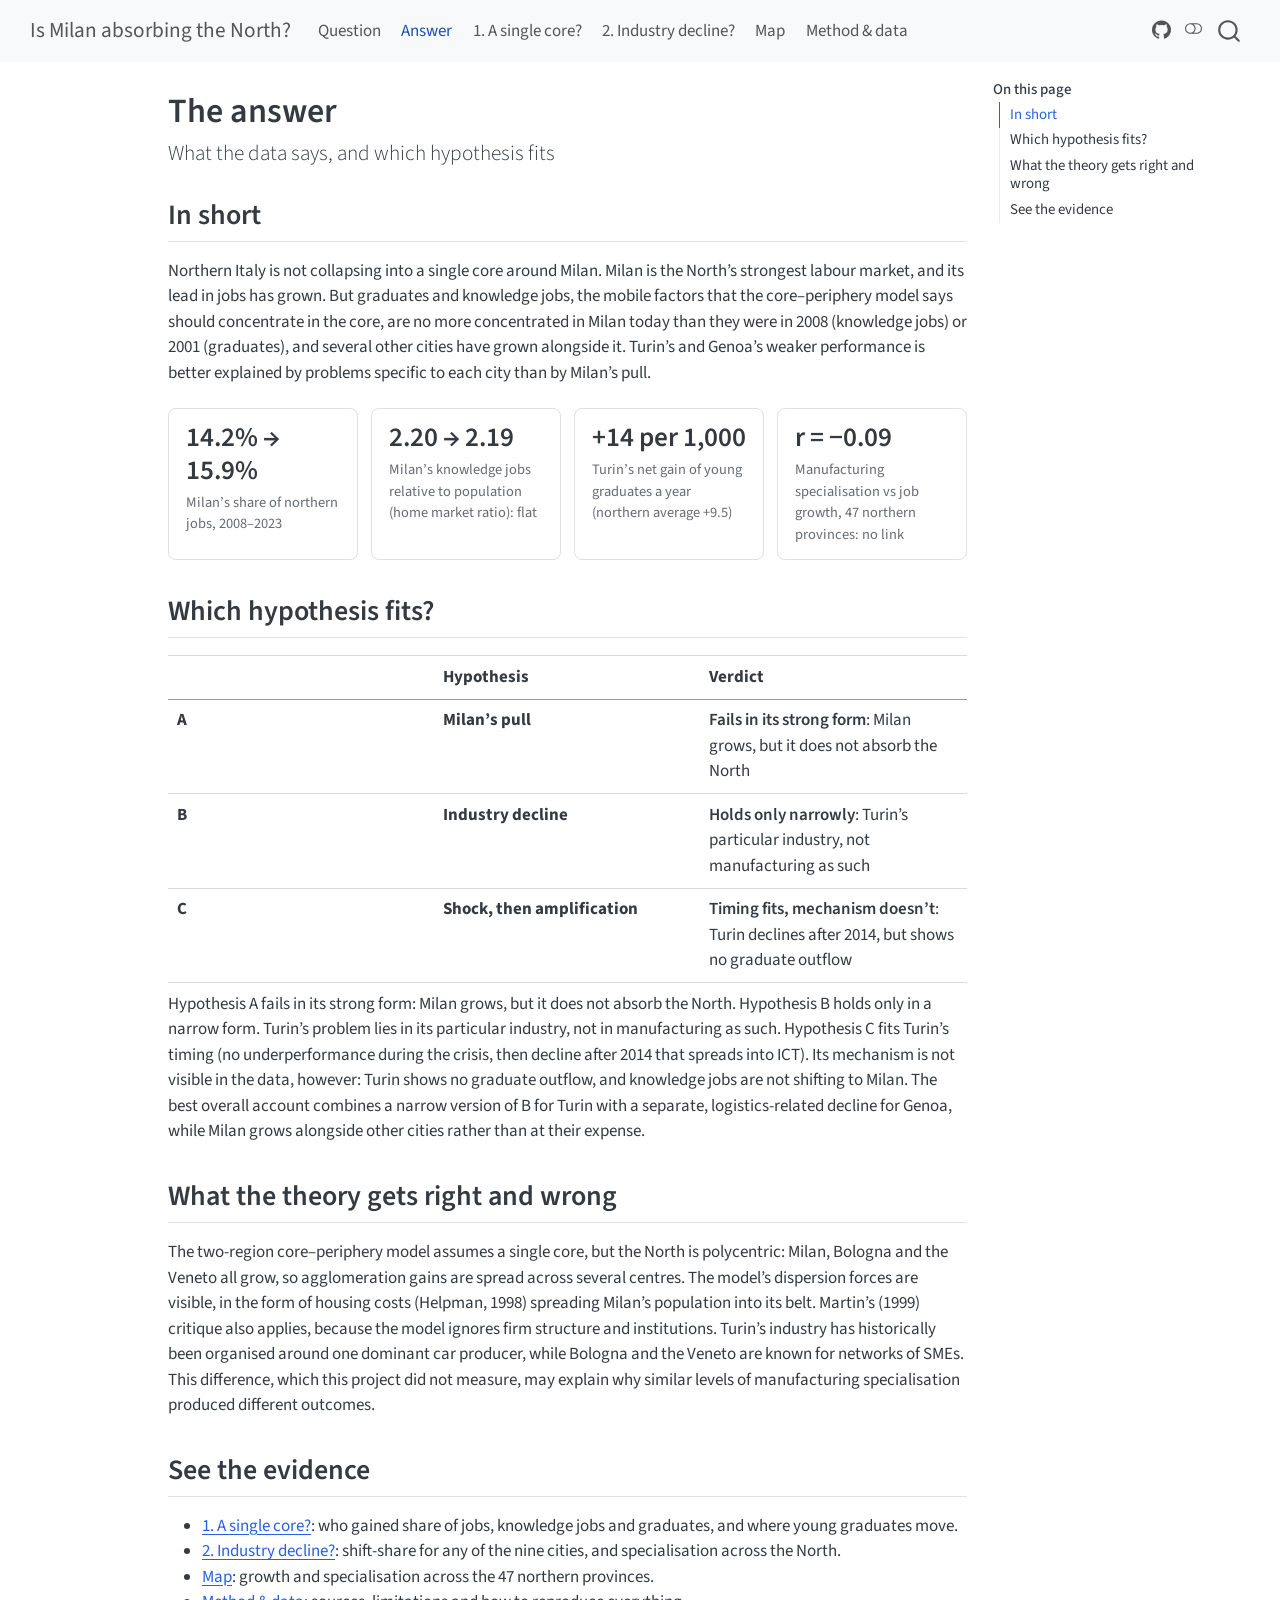
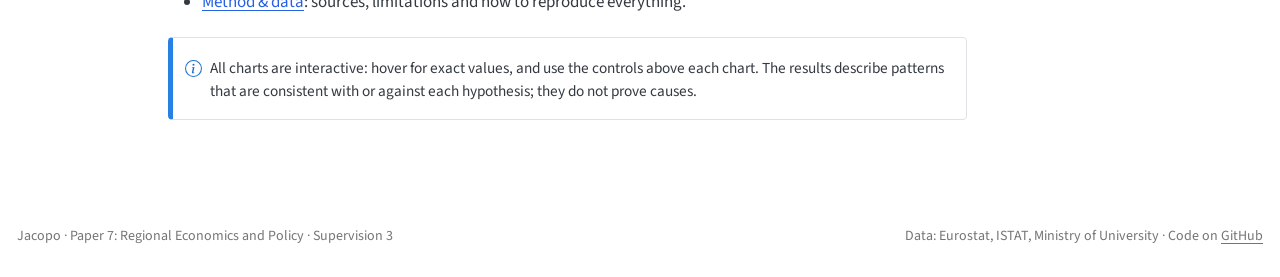
<file: answer.html>
<!DOCTYPE html>
<html xmlns="http://www.w3.org/1999/xhtml" lang="en" xml:lang="en"><head>

<meta charset="utf-8">
<meta name="generator" content="quarto-1.11.9">

<meta name="viewport" content="width=device-width, initial-scale=1.0, user-scalable=yes">


<title>The answer – Is Milan absorbing the North?</title>
<style>
/* Default styles provided by pandoc.
** See https://pandoc.org/MANUAL.html#variables-for-html for config info.
*/
span.smallcaps{font-variant: small-caps;}
div.columns{display: flex; gap: 1.5em;}
div.column{flex: auto;}
@media screen {
div.columns{gap: min(4vw, 1.5em);}
div.column{overflow-x: auto;}
}
div.hanging-indent{margin-left: 1.5em; text-indent: -1.5em;}
ul.task-list{list-style: none;}
ul.task-list li input[type="checkbox"] {
  width: 0.8em;
  margin: 0 0.8em 0.2em -1em; /* quarto-specific, see https://github.com/quarto-dev/quarto-cli/issues/4556 */ 
  vertical-align: middle;
}
</style>


<script src="site_libs/quarto-nav/quarto-nav.js"></script>
<script src="site_libs/quarto-nav/headroom.min.js"></script>
<script src="site_libs/clipboard/clipboard.min.js"></script>
<script src="site_libs/quarto-search/autocomplete.umd.js"></script>
<script src="site_libs/quarto-search/fuse.min.js"></script>
<script src="site_libs/quarto-search/quarto-search.js"></script>
<meta name="quarto:offset" content="./">
<script src="site_libs/quarto-html/quarto.js" type="module"></script>
<script src="site_libs/quarto-html/tabsets/tabsets.js" type="module"></script>
<script src="site_libs/quarto-html/scrollable-regions/scrollable-regions.js" type="module"></script>
<script src="site_libs/quarto-html/popper.min.js"></script>
<script src="site_libs/quarto-html/tippy.umd.min.js"></script>
<script src="site_libs/quarto-html/anchor.min.js"></script>
<link href="site_libs/quarto-html/tippy.css" rel="stylesheet">
<link href="site_libs/quarto-html/quarto-syntax-highlighting-63b5708e65d6cd79cd7618c58d0c21e7.css" rel="stylesheet" class="quarto-color-scheme" id="quarto-text-highlighting-styles">
<link href="site_libs/quarto-html/quarto-syntax-highlighting-dark-447e42e69aaa9833c0ba1b986f430b20.css" rel="stylesheet" class="quarto-color-scheme quarto-color-alternate" id="quarto-text-highlighting-styles">
<link href="site_libs/quarto-html/quarto-syntax-highlighting-63b5708e65d6cd79cd7618c58d0c21e7.css" rel="stylesheet" class="quarto-color-scheme-extra" id="quarto-text-highlighting-styles">
<script src="site_libs/bootstrap/bootstrap.min.js"></script>
<link href="site_libs/bootstrap/bootstrap-icons.css" rel="stylesheet">
<link href="site_libs/bootstrap/bootstrap-d31a0c91b01e363be7b7a36e602e2c70.min.css" rel="stylesheet" append-hash="true" class="quarto-color-scheme" id="quarto-bootstrap" data-mode="light">
<link href="site_libs/bootstrap/bootstrap-dark-c1afb647e6504aed1ecd096a1ed45b6d.min.css" rel="stylesheet" append-hash="true" class="quarto-color-scheme quarto-color-alternate" id="quarto-bootstrap" data-mode="dark">
<link href="site_libs/bootstrap/bootstrap-d31a0c91b01e363be7b7a36e602e2c70.min.css" rel="stylesheet" append-hash="true" class="quarto-color-scheme-extra" id="quarto-bootstrap" data-mode="light">
<script id="quarto-search-options" type="application/json">{
  "location": "navbar",
  "copy-button": false,
  "collapse-after": 3,
  "panel-placement": "end",
  "type": "overlay",
  "limit": 50,
  "keyboard-shortcut": [
    "f",
    "/",
    "s"
  ],
  "show-item-context": false,
  "language": {
    "search-no-results-text": "No results",
    "search-matching-documents-text": "matching documents",
    "search-copy-link-title": "Copy link to search",
    "search-hide-matches-text": "Hide additional matches",
    "search-more-match-text": "more match in this document",
    "search-more-matches-text": "more matches in this document",
    "search-clear-button-title": "Clear",
    "search-text-placeholder": "",
    "search-detached-cancel-button-title": "Cancel",
    "search-submit-button-title": "Submit",
    "search-label": "Search"
  }
}</script>


<link rel="stylesheet" href="styles.css">
</head>

<body class="nav-fixed quarto-light"><a id="quarto-skip-link" class="visually-hidden-focusable" href="#quarto-document-content">Skip to main content</a><script id="quarto-html-before-body" type="application/javascript">
    const toggleBodyColorMode = (bsSheetEl) => {
      const mode = bsSheetEl.getAttribute("data-mode");
      const bodyEl = window.document.querySelector("body");
      if (mode === "dark") {
        bodyEl.classList.add("quarto-dark");
        bodyEl.classList.remove("quarto-light");
      } else {
        bodyEl.classList.add("quarto-light");
        bodyEl.classList.remove("quarto-dark");
      }
    }
    const toggleBodyColorPrimary = () => {
      const bsSheetEl = window.document.querySelector("link#quarto-bootstrap:not([rel=disabled-stylesheet])");
      if (bsSheetEl) {
        toggleBodyColorMode(bsSheetEl);
      }
    }
    const setColorSchemeToggle = (alternate) => {
      const toggles = window.document.querySelectorAll('.quarto-color-scheme-toggle');
      for (let i=0; i < toggles.length; i++) {
        const toggle = toggles[i];
        if (toggle) {
          toggle.setAttribute("aria-checked", alternate ? "true" : "false");
          if (alternate) {
            toggle.classList.add("alternate");
          } else {
            toggle.classList.remove("alternate");
          }
        }
      }
    };
    const toggleColorMode = (alternate) => {
      // Switch the stylesheets
      const primaryStylesheets = window.document.querySelectorAll('link.quarto-color-scheme:not(.quarto-color-alternate)');
      const alternateStylesheets = window.document.querySelectorAll('link.quarto-color-scheme.quarto-color-alternate');
      manageTransitions('#quarto-margin-sidebar .nav-link', false);
      if (alternate) {
        // note: dark is layered on light, we don't disable primary!
        enableStylesheet(alternateStylesheets);
        for (const sheetNode of alternateStylesheets) {
          if (sheetNode.id === "quarto-bootstrap") {
            toggleBodyColorMode(sheetNode);
          }
        }
      } else {
        disableStylesheet(alternateStylesheets);
        enableStylesheet(primaryStylesheets)
        toggleBodyColorPrimary();
      }
      manageTransitions('#quarto-margin-sidebar .nav-link', true);
      // Switch the toggles
      setColorSchemeToggle(alternate)
    }
    // Hack to workaround the fact that safari doesn't
    // properly recolor the scrollbar when toggling (#1455).
    // Not run on load: stylesheets are set before first paint there, and
    // scrolling would undo the scroll to a URL fragment (#14973).
    // The one pixel nudge keeps the reader where they were.
    const refreshSafariScrollbar = () => {
      if (navigator.userAgent.indexOf('Safari') > 0 && navigator.userAgent.indexOf('Chrome') == -1) {
        manageTransitions("body", false);
        const scrollY = window.scrollY;
        window.scrollTo(0, scrollY > 0 ? scrollY - 1 : 1);
        setTimeout(() => {
          window.scrollTo(0, scrollY);
          manageTransitions("body", true);
        }, 40);
      }
    }
    const disableStylesheet = (stylesheets) => {
      for (let i=0; i < stylesheets.length; i++) {
        const stylesheet = stylesheets[i];
        stylesheet.rel = 'disabled-stylesheet';
      }
    }
    const enableStylesheet = (stylesheets) => {
      for (let i=0; i < stylesheets.length; i++) {
        const stylesheet = stylesheets[i];
        if(stylesheet.rel !== 'stylesheet') { // for Chrome, which will still FOUC without this check
          stylesheet.rel = 'stylesheet';
        }
      }
    }
    const manageTransitions = (selector, allowTransitions) => {
      const els = window.document.querySelectorAll(selector);
      for (let i=0; i < els.length; i++) {
        const el = els[i];
        if (allowTransitions) {
          el.classList.remove('notransition');
        } else {
          el.classList.add('notransition');
        }
      }
    }
    const isFileUrl = () => {
      return window.location.protocol === 'file:';
    }
    const hasAlternateSentinel = () => {
      let styleSentinel = getColorSchemeSentinel();
      if (styleSentinel !== null) {
        return styleSentinel === "alternate";
      } else {
        return false;
      }
    }
    const setStyleSentinel = (alternate) => {
      const value = alternate ? "alternate" : "default";
      if (!isFileUrl()) {
        window.localStorage.setItem("quarto-color-scheme", value);
      } else {
        localAlternateSentinel = value;
      }
    }
    const getColorSchemeSentinel = () => {
      if (!isFileUrl()) {
        const storageValue = window.localStorage.getItem("quarto-color-scheme");
        return storageValue != null ? storageValue : localAlternateSentinel;
      } else {
        return localAlternateSentinel;
      }
    }
    const toggleGiscusIfUsed = (isAlternate, darkModeDefault) => {
      const baseTheme = document.querySelector('#giscus-base-theme')?.value ?? 'light';
      const alternateTheme = document.querySelector('#giscus-alt-theme')?.value ?? 'dark';
      let newTheme = '';
      if(authorPrefersDark) {
        newTheme = isAlternate ? baseTheme : alternateTheme;
      } else {
        newTheme = isAlternate ? alternateTheme : baseTheme;
      }
      const changeGiscusTheme = () => {
        // From: https://github.com/giscus/giscus/issues/336
        const sendMessage = (message) => {
          const iframe = document.querySelector('iframe.giscus-frame');
          if (!iframe) return;
          iframe.contentWindow.postMessage({ giscus: message }, 'https://giscus.app');
        }
        sendMessage({
          setConfig: {
            theme: newTheme
          }
        });
      }
      const isGiscussLoaded = window.document.querySelector('iframe.giscus-frame') !== null;
      if (isGiscussLoaded) {
        changeGiscusTheme();
      }
    };
    const authorPrefersDark = false;
    const darkModeDefault = authorPrefersDark;
      document.querySelector('link#quarto-text-highlighting-styles.quarto-color-scheme-extra').rel = 'disabled-stylesheet';
      document.querySelector('link#quarto-bootstrap.quarto-color-scheme-extra').rel = 'disabled-stylesheet';
    let localAlternateSentinel = darkModeDefault ? 'alternate' : 'default';
    // Dark / light mode switch
    window.quartoToggleColorScheme = () => {
      // Read the current dark / light value
      let toAlternate = !hasAlternateSentinel();
      toggleColorMode(toAlternate);
      refreshSafariScrollbar();
      setStyleSentinel(toAlternate);
      toggleGiscusIfUsed(toAlternate, darkModeDefault);
      window.dispatchEvent(new Event('resize'));
    };
    // Switch to dark mode if need be
    if (hasAlternateSentinel()) {
      toggleColorMode(true);
    } else {
      toggleColorMode(false);
    }
  </script>

<div id="quarto-search-results"></div>
  <header id="quarto-header" class="headroom fixed-top">
    <nav class="navbar navbar-expand-lg " data-bs-theme="dark" aria-label="Site">
      <div class="navbar-container container-fluid">
      <div class="navbar-brand-container mx-auto">
    <a class="navbar-brand" href="./index.html">
    <span class="navbar-title">Is Milan absorbing the North?</span>
    </a>
  </div>
          <button class="navbar-toggler" type="button" data-bs-toggle="collapse" data-bs-target="#navbarCollapse" aria-controls="navbarCollapse" aria-expanded="false" aria-label="Toggle navigation" onclick="if (window.quartoToggleHeadroom) { window.quartoToggleHeadroom(); }">
  <span class="navbar-toggler-icon"></span>
</button>
          <div class="collapse navbar-collapse" id="navbarCollapse">
            <ul class="navbar-nav navbar-nav-scroll me-auto">
  <li class="nav-item">
    <a class="nav-link" href="./index.html"> 
<span class="menu-text">Question</span></a>
  </li>  
  <li class="nav-item">
    <a class="nav-link active" href="./answer.html" aria-current="page"> 
<span class="menu-text">Answer</span></a>
  </li>  
  <li class="nav-item">
    <a class="nav-link" href="./part1.html"> 
<span class="menu-text">1. A single core?</span></a>
  </li>  
  <li class="nav-item">
    <a class="nav-link" href="./part2.html"> 
<span class="menu-text">2. Industry decline?</span></a>
  </li>  
  <li class="nav-item">
    <a class="nav-link" href="./map.html"> 
<span class="menu-text">Map</span></a>
  </li>  
  <li class="nav-item">
    <a class="nav-link" href="./method.html"> 
<span class="menu-text">Method &amp; data</span></a>
  </li>  
</ul>
            <ul class="navbar-nav navbar-nav-scroll ms-auto">
  <li class="nav-item compact">
    <a class="nav-link" href="https://github.com/jinjacopo/land-economy-supervision/tree/my-supervision"> <i class="bi bi-github" role="img" aria-label="Code and data on GitHub">
</i> 
<span class="menu-text"></span></a>
  </li>  
</ul>
          </div> <!-- /navcollapse -->
            <div class="quarto-navbar-tools">
  <button type="button" role="switch" aria-checked="false" class="quarto-color-scheme-toggle quarto-navigation-tool  px-1" onclick="window.quartoToggleColorScheme(); return false;" title="Toggle dark mode" aria-label="Toggle dark mode"><i class="bi"></i></button>
</div>
            <div id="quarto-search" class="" title="Search"></div>
      </div> <!-- /container-fluid -->
    </nav>
</header>
<!-- content -->
<div id="quarto-content" class="quarto-container page-columns page-rows-contents page-layout-article page-navbar">
<!-- sidebar -->
<!-- margin-sidebar -->
    <div id="quarto-margin-sidebar" class="sidebar margin-sidebar">
        <nav id="TOC" role="doc-toc" aria-labelledby="toc-title" class="toc-active">
    <h2 id="toc-title">On this page</h2>
   
  <ul>
  <li><a href="#in-short" id="toc-in-short" class="nav-link active" data-scroll-target="#in-short">In short</a></li>
  <li><a href="#which-hypothesis-fits" id="toc-which-hypothesis-fits" class="nav-link" data-scroll-target="#which-hypothesis-fits">Which hypothesis fits?</a></li>
  <li><a href="#what-the-theory-gets-right-and-wrong" id="toc-what-the-theory-gets-right-and-wrong" class="nav-link" data-scroll-target="#what-the-theory-gets-right-and-wrong">What the theory gets right and wrong</a></li>
  <li><a href="#see-the-evidence" id="toc-see-the-evidence" class="nav-link" data-scroll-target="#see-the-evidence">See the evidence</a></li>
  </ul>
</nav>
    </div>
<!-- main -->
<main class="content" id="quarto-document-content" tabindex="-1">


<header id="title-block-header" class="quarto-title-block default">
<div class="quarto-title">
<h1 class="title">The answer</h1>
<p class="subtitle lead">What the data says, and which hypothesis fits</p>
</div>



<div class="quarto-title-meta">

    
  
    
  </div>
  


</header>


<section id="in-short" class="level2">
<h2 class="anchored" data-anchor-id="in-short">In short</h2>
<p>Northern Italy is not collapsing into a single core around Milan. Milan is the North’s strongest labour market, and its lead in jobs has grown. But graduates and knowledge jobs, the mobile factors that the core–periphery model says should concentrate in the core, are no more concentrated in Milan today than they were in 2008 (knowledge jobs) or 2001 (graduates), and several other cities have grown alongside it. Turin’s and Genoa’s weaker performance is better explained by problems specific to each city than by Milan’s pull.</p>
<div class="tiles">
<div class="tile">
<div class="value">
14.2% → 15.9%
</div>
<div class="label">
Milan’s share of northern jobs, 2008–2023
</div>
</div>
<div class="tile">
<div class="value">
2.20 → 2.19
</div>
<div class="label">
Milan’s knowledge jobs relative to population (home market ratio): flat
</div>
</div>
<div class="tile">
<div class="value">
+14 per 1,000
</div>
<div class="label">
Turin’s net gain of young graduates a year (northern average +9.5)
</div>
</div>
<div class="tile">
<div class="value">
r = −0.09
</div>
<div class="label">
Manufacturing specialisation vs job growth, 47 northern provinces: no link
</div>
</div>
</div>
</section>
<section id="which-hypothesis-fits" class="level2">
<h2 class="anchored" data-anchor-id="which-hypothesis-fits">Which hypothesis fits?</h2>
<table class="caption-top table">
<colgroup>
<col style="width: 33%">
<col style="width: 33%">
<col style="width: 33%">
</colgroup>
<thead>
<tr class="header">
<th></th>
<th>Hypothesis</th>
<th>Verdict</th>
</tr>
</thead>
<tbody>
<tr class="odd">
<td><strong>A</strong></td>
<td><strong>Milan’s pull</strong></td>
<td><span class="verdict">Fails in its strong form</span>: Milan grows, but it does not absorb the North</td>
</tr>
<tr class="even">
<td><strong>B</strong></td>
<td><strong>Industry decline</strong></td>
<td><span class="verdict">Holds only narrowly</span>: Turin’s particular industry, not manufacturing as such</td>
</tr>
<tr class="odd">
<td><strong>C</strong></td>
<td><strong>Shock, then amplification</strong></td>
<td><span class="verdict">Timing fits, mechanism doesn’t</span>: Turin declines after 2014, but shows no graduate outflow</td>
</tr>
</tbody>
</table>
<p>Hypothesis A fails in its strong form: Milan grows, but it does not absorb the North. Hypothesis B holds only in a narrow form. Turin’s problem lies in its particular industry, not in manufacturing as such. Hypothesis C fits Turin’s timing (no underperformance during the crisis, then decline after 2014 that spreads into ICT). Its mechanism is not visible in the data, however: Turin shows no graduate outflow, and knowledge jobs are not shifting to Milan. The best overall account combines a narrow version of B for Turin with a separate, logistics-related decline for Genoa, while Milan grows alongside other cities rather than at their expense.</p>
</section>
<section id="what-the-theory-gets-right-and-wrong" class="level2">
<h2 class="anchored" data-anchor-id="what-the-theory-gets-right-and-wrong">What the theory gets right and wrong</h2>
<p>The two-region core–periphery model assumes a single core, but the North is polycentric: Milan, Bologna and the Veneto all grow, so agglomeration gains are spread across several centres. The model’s dispersion forces are visible, in the form of housing costs (Helpman, 1998) spreading Milan’s population into its belt. Martin’s (1999) critique also applies, because the model ignores firm structure and institutions. Turin’s industry has historically been organised around one dominant car producer, while Bologna and the Veneto are known for networks of SMEs. This difference, which this project did not measure, may explain why similar levels of manufacturing specialisation produced different outcomes.</p>
</section>
<section id="see-the-evidence" class="level2">
<h2 class="anchored" data-anchor-id="see-the-evidence">See the evidence</h2>
<ul>
<li><strong><a href="./part1.html">1. A single core?</a></strong>: who gained share of jobs, knowledge jobs and graduates, and where young graduates move.</li>
<li><strong><a href="./part2.html">2. Industry decline?</a></strong>: shift-share for any of the nine cities, and specialisation across the North.</li>
<li><strong><a href="./map.html">Map</a></strong>: growth and specialisation across the 47 northern provinces.</li>
<li><strong><a href="./method.html">Method &amp; data</a></strong>: sources, limitations and how to reproduce everything.</li>
</ul>
<div class="callout callout-style-simple callout-note">
<div class="callout-body d-flex">
<div class="callout-icon-container">
<i class="callout-icon"></i>
</div>
<div class="callout-body-container">
<p>All charts are interactive: hover for exact values, and use the controls above each chart. The results describe patterns that are consistent with or against each hypothesis; they do not prove causes.</p>
</div>
</div>
</div>


</section>

</main> <!-- /main -->
<script id="quarto-html-after-body" type="application/javascript">
  window.document.addEventListener("DOMContentLoaded", function (event) {
    // Ensure there is a toggle, if there isn't float one in the top right
    if (window.document.querySelector('.quarto-color-scheme-toggle') === null) {
      const toggle = window.document.createElement('button');
      toggle.type = "button";
      toggle.setAttribute("role", "switch");
      toggle.setAttribute("aria-checked", "false");
      toggle.classList.add('top-right');
      toggle.classList.add('quarto-color-scheme-toggle');
      toggle.setAttribute("aria-label", "Toggle dark mode");
      toggle.onclick = function() { try { window.quartoToggleColorScheme(); } catch {} return false; };
      const i = window.document.createElement("i");
      i.classList.add('bi');
      toggle.appendChild(i);
      // Put the toggle in a landmark of its own, so that landmark navigation
      // can reach it.
      //
      // The container is always a fresh direct child of body, and the toggle is
      // never moved into page furniture that the theme or the author controls.
      // The toggle is positioned against the page, so any ancestor that
      // establishes a containing block captures it: a positioned element or a
      // grid for position: absolute, and transform, filter, will-change or
      // contain for position: fixed. A direct child of body has none of these
      // to inherit, and the shift when one appears is silent and visual.
      //
      // ARIA says a document should have at most one banner, and axe reports a
      // duplicate whether or not the banners carry distinct labels. So use a
      // header when the page has no banner yet, and a named region otherwise.
      //
      // A header is a banner wherever it sits, unless it is inside sectioning
      // content, so this cannot just look at the children of body: a custom
      // page layout wraps the title block header in a plain div. An explicit
      // role="banner" always counts.
      const sectioning = 'article, aside, main, nav, section, [role="article"], [role="complementary"], [role="main"], [role="navigation"], [role="region"]';
      const hasBanner = Array.from(
        window.document.querySelectorAll('header:not([role]), [role="banner"]')
      ).some(function(el) {
        return el.hasAttribute("role") || el.closest(sectioning) === null;
      });
      const container = window.document.createElement(hasBanner ? "div" : "header");
      if (hasBanner) {
        container.setAttribute("role", "region");
        container.setAttribute("aria-label", "Toggle dark mode");
      }
      container.classList.add('quarto-color-scheme-toggle-container');
      container.appendChild(toggle);
      window.document.body.appendChild(container);
    }
    setColorSchemeToggle(hasAlternateSentinel())
    const icon = "";
    const anchorJS = new window.AnchorJS();
    anchorJS.options = {
      placement: 'right',
      icon: icon
    };
    anchorJS.add('.anchored');
    const isCodeAnnotation = (el) => {
      for (const clz of el.classList) {
        if (clz.startsWith('code-annotation-')) {                     
          return true;
        }
      }
      return false;
    }
    const onCopySuccess = function(e) {
      // button target
      const button = e.trigger;
      // don't keep focus
      button.blur();
      // flash "checked"
      button.classList.add('code-copy-button-checked');
      var currentTitle = button.getAttribute("title");
      button.setAttribute("title", "Copied!");
      let tooltip;
      if (window.bootstrap) {
        button.setAttribute("data-bs-toggle", "tooltip");
        button.setAttribute("data-bs-placement", "left");
        button.setAttribute("data-bs-title", "Copied!");
        tooltip = new bootstrap.Tooltip(button, 
          { trigger: "manual", 
            customClass: "code-copy-button-tooltip",
            offset: [0, -8]});
        tooltip.show();    
      }
      setTimeout(function() {
        if (tooltip) {
          tooltip.hide();
          button.removeAttribute("data-bs-title");
          button.removeAttribute("data-bs-toggle");
          button.removeAttribute("data-bs-placement");
        }
        button.setAttribute("title", currentTitle);
        button.classList.remove('code-copy-button-checked');
      }, 1000);
      // clear code selection
      e.clearSelection();
    }
    const getTextToCopy = function(trigger) {
      const outerScaffold = trigger.parentElement.cloneNode(true);
      const codeEl = outerScaffold.querySelector('code');
      for (const childEl of codeEl.children) {
        if (isCodeAnnotation(childEl)) {
          childEl.remove();
        }
      }
      return codeEl.innerText;
    }
    const clipboard = new window.ClipboardJS('.code-copy-button:not([data-in-quarto-modal])', {
      text: getTextToCopy
    });
    clipboard.on('success', onCopySuccess);
    if (window.document.getElementById('quarto-embedded-source-code-modal')) {
      const clipboardModal = new window.ClipboardJS('.code-copy-button[data-in-quarto-modal]', {
        text: getTextToCopy,
        container: window.document.getElementById('quarto-embedded-source-code-modal')
      });
      clipboardModal.on('success', onCopySuccess);
    }
      var localhostRegex = new RegExp(/^(?:http|https):\/\/localhost\:?[0-9]*\//);
      var mailtoRegex = new RegExp(/^mailto:/);
        var filterRegex = new RegExp("https:\/\/jinjacopo\.github\.io\/land-economy-supervision\/");
      var isInternal = (href) => {
          return filterRegex.test(href) || localhostRegex.test(href) || mailtoRegex.test(href);
      }
      // Inspect non-navigation links and adorn them if external
      window.quartoDecorateExternalLinks = function (root) {
     var links = (root || window.document).querySelectorAll('a[href]:not(.nav-link):not(.navbar-brand):not(.toc-action):not(.sidebar-link):not(.sidebar-item-toggle):not(.pagination-link):not(.no-external):not([aria-hidden]):not(.dropdown-item):not(.quarto-navigation-tool):not(.about-link)');
      for (var i=0; i<links.length; i++) {
        const link = links[i];
        if (!isInternal(link.href)) {
          // undo the damage that might have been done by quarto-nav.js in the case of
          // links that we want to consider external
          if (link.dataset.originalHref !== undefined) {
            link.href = link.dataset.originalHref;
          }
          if (!link.classList.contains('no-external-icon')) {
          }
        }
      }
      };
      window.quartoDecorateExternalLinks(window.document);
    // Esc closes the popup (WCAG 1.4.13) and focus leaving both trigger and
    // popup closes it (WCAG 2.4.11); tippy handles neither for interactive popups.
    const hideOnEscAndFocusOut = {
      name: 'hideOnEscAndFocusOut',
      defaultValue: true,
      fn(instance) {
        const dismiss = () => {
          // A show scheduled by the trigger delay would otherwise reopen it
          instance.clearDelayTimeouts();
          instance.hide();
        };
        const onKeyDown = (event) => {
          if (event.key !== 'Escape') {
            return;
          }
          // Keep Esc from also reaching page handlers (e.g. reveal.js overview),
          // except an open reveal.js slide menu, which Esc should close too.
          // The menu handles keys only when its keyboard option is on.
          const menuHandlesEsc = window.Reveal?.getPlugin?.('menu')?.isOpen() &&
            window.Reveal.getConfig().menu?.keyboard !== false;
          if (!menuHandlesEsc) {
            event.stopPropagation();
          }
          if (instance.popper.contains(window.document.activeElement)) {
            // Disabled while refocusing so the focus trigger does not reopen it
            instance.disable();
            instance.reference.focus();
            instance.enable();
          }
          dismiss();
        };
        const onFocusOut = (event) => {
          const target = event.relatedTarget;
          if (target && !instance.reference.contains(target) &&
              !instance.popper.contains(target)) {
            dismiss();
          }
        };
        // On the trigger too: a click trigger (code-annotations: select) has no
        // blur handling. Attached for the instance's lifetime so leaving the
        // trigger also cancels a show still pending on the trigger delay.
        instance.reference.addEventListener('focusout', onFocusOut);
        return {
          onShow() {
            window.document.addEventListener('keydown', onKeyDown, true);
            instance.popper.addEventListener('focusout', onFocusOut);
          },
          onHide() {
            window.document.removeEventListener('keydown', onKeyDown, true);
            instance.popper.removeEventListener('focusout', onFocusOut);
          },
          onDestroy() {
            instance.reference.removeEventListener('focusout', onFocusOut);
          },
        };
      },
    };
    function tippyHover(el, contentFn, onTriggerFn, onUntriggerFn) {
      const config = {
        allowHTML: true,
        maxWidth: 500,
        delay: 100,
        arrow: false,
        appendTo: function(el) {
            return el.parentElement;
        },
        interactive: true,
        interactiveBorder: 10,
        theme: 'quarto',
        placement: 'bottom-start',
        plugins: [hideOnEscAndFocusOut],
      };
      if (contentFn) {
        config.content = contentFn;
      }
      if (onTriggerFn) {
        config.onTrigger = onTriggerFn;
      }
      if (onUntriggerFn) {
        config.onUntrigger = onUntriggerFn;
      }
      window.tippy(el, config); 
    }
    const noterefs = window.document.querySelectorAll('a[role="doc-noteref"]');
    for (var i=0; i<noterefs.length; i++) {
      const ref = noterefs[i];
      tippyHover(ref, function() {
        // use id or data attribute instead here
        let href = ref.getAttribute('data-footnote-href') || ref.getAttribute('href');
        try { href = new URL(href).hash; } catch {}
        const id = href.replace(/^#\/?/, "");
        const note = window.document.getElementById(id);
        if (note) {
          return note.innerHTML;
        } else {
          return "";
        }
      });
    }
    const xrefs = window.document.querySelectorAll('a.quarto-xref');
    const processXRef = (id, note) => {
      // Strip column container classes
      const stripColumnClz = (el) => {
        el.classList.remove("page-full", "page-columns");
        if (el.children) {
          for (const child of el.children) {
            stripColumnClz(child);
          }
        }
      }
      stripColumnClz(note)
      if (id === null || id.startsWith('sec-')) {
        // Special case sections, only their first couple elements
        const container = document.createElement("div");
        if (note.children && note.children.length > 2) {
          container.appendChild(note.children[0].cloneNode(true));
          for (let i = 1; i < note.children.length; i++) {
            const child = note.children[i];
            if (child.tagName === "P" && child.innerText === "") {
              continue;
            } else {
              container.appendChild(child.cloneNode(true));
              break;
            }
          }
          if (window.Quarto?.typesetMath) {
            window.Quarto.typesetMath(container);
          }
          return container.innerHTML
        } else {
          if (window.Quarto?.typesetMath) {
            window.Quarto.typesetMath(note);
          }
          return note.innerHTML;
        }
      } else {
        // Remove any anchor links if they are present
        const anchorLink = note.querySelector('a.anchorjs-link');
        if (anchorLink) {
          anchorLink.remove();
        }
        if (window.Quarto?.typesetMath) {
          window.Quarto.typesetMath(note);
        }
        if (note.classList.contains("callout")) {
          return note.outerHTML;
        } else {
          return note.innerHTML;
        }
      }
    }
    for (var i=0; i<xrefs.length; i++) {
      const xref = xrefs[i];
      tippyHover(xref, undefined, function(instance) {
        instance.disable();
        let url = xref.getAttribute('href');
        let hash = undefined; 
        if (url.startsWith('#')) {
          hash = url;
        } else {
          try { hash = new URL(url).hash; } catch {}
        }
        if (hash) {
          const id = hash.replace(/^#\/?/, "");
          const note = window.document.getElementById(id);
          if (note !== null) {
            try {
              const html = processXRef(id, note.cloneNode(true));
              instance.setContent(html);
            } finally {
              instance.enable();
              instance.show();
            }
          } else {
            // See if we can fetch this
            fetch(url.split('#')[0])
            .then(res => res.text())
            .then(html => {
              const parser = new DOMParser();
              const htmlDoc = parser.parseFromString(html, "text/html");
              const note = htmlDoc.getElementById(id);
              if (note !== null) {
                const html = processXRef(id, note);
                instance.setContent(html);
              } 
            }).finally(() => {
              instance.enable();
              instance.show();
            });
          }
        } else {
          // See if we can fetch a full url (with no hash to target)
          // This is a special case and we should probably do some content thinning / targeting
          fetch(url)
          .then(res => res.text())
          .then(html => {
            const parser = new DOMParser();
            const htmlDoc = parser.parseFromString(html, "text/html");
            const note = htmlDoc.querySelector('main.content');
            if (note !== null) {
              // This should only happen for chapter cross references
              // (since there is no id in the URL)
              // remove the first header
              if (note.children.length > 0 && note.children[0].tagName === "HEADER") {
                note.children[0].remove();
              }
              const html = processXRef(null, note);
              instance.setContent(html);
            } 
          }).finally(() => {
            instance.enable();
            instance.show();
          });
        }
      }, function(instance) {
      });
    }
        let selectedAnnoteEl;
        const selectorForAnnotation = ( cell, annotation) => {
          let cellAttr = 'data-code-cell="' + cell + '"';
          let lineAttr = 'data-code-annotation="' +  annotation + '"';
          const selector = 'span[' + cellAttr + '][' + lineAttr + ']';
          return selector;
        }
        const selectCodeLines = (annoteEl) => {
          const doc = window.document;
          const targetCell = annoteEl.getAttribute("data-target-cell");
          const targetAnnotation = annoteEl.getAttribute("data-target-annotation");
          const annoteSpan = window.document.querySelector(selectorForAnnotation(targetCell, targetAnnotation));
          const lines = annoteSpan.getAttribute("data-code-lines").split(",");
          const lineIds = lines.map((line) => {
            return targetCell + "-" + line;
          })
          // Each band is positioned against its own containing block, which is
          // not the offsetParent of the lines, so place it from client rects.
          const placeBand = (band, firstEl, lastEl, codeBlock) => {
            const container = band.offsetParent;
            if (container === null) {
              return;
            }
            const containerRect = container.getBoundingClientRect();
            // Reveal.js scales slides with a transform, so convert client
            // pixels back to the CSS pixels of the container.
            const scale = containerRect.height / container.offsetHeight || 1;
            const firstRect = firstEl.getBoundingClientRect();
            const lastRect = lastEl.getBoundingClientRect();
            const top = (firstRect.top - containerRect.top) / scale - container.clientTop + container.scrollTop;
            const height = (lastRect.bottom - firstRect.top) / scale;
            band.style.top = top - 2 + "px";
            band.style.height = height + 4 + "px";
            if (codeBlock) {
              // Without the copy button wrapper, the containing block is wider
              // than the code block, so span the code block explicitly.
              const blockRect = codeBlock.getBoundingClientRect();
              band.style.left = (blockRect.left - containerRect.left) / scale - container.clientLeft + container.scrollLeft + "px";
              band.style.width = blockRect.width / scale + "px";
            }
          };
          if (lineIds.length > 0) {
            const el = window.document.getElementById(lineIds[0]);
            const lastEl = window.document.getElementById(lineIds[lineIds.length - 1]);
            const parent = el.parentElement.parentElement;
            // cook up a div (if necessary) and position it
            let div = window.document.getElementById("code-annotation-line-highlight");
            if (div === null) {
              div = window.document.createElement("div");
              div.setAttribute("id", "code-annotation-line-highlight");
              div.style.position = 'absolute';
              parent.appendChild(div);
            }
            placeBand(div, el, lastEl, parent.closest("div.sourceCode") || parent);
            let gutterDiv = window.document.getElementById("code-annotation-line-highlight-gutter");
            if (gutterDiv === null) {
              gutterDiv = window.document.createElement("div");
              gutterDiv.setAttribute("id", "code-annotation-line-highlight-gutter");
              gutterDiv.style.position = 'absolute';
              const codeCell = window.document.getElementById(targetCell);
              const gutter = codeCell.querySelector('.code-annotation-gutter');
              gutter.appendChild(gutterDiv);
            }
            placeBand(gutterDiv, el, lastEl);
            selectedAnnoteEl = annoteEl;
          }
        };
        const unselectCodeLines = () => {
          const elementsIds = ["code-annotation-line-highlight", "code-annotation-line-highlight-gutter"];
          elementsIds.forEach((elId) => {
            const div = window.document.getElementById(elId);
            if (div) {
              div.remove();
            }
          });
          selectedAnnoteEl = undefined;
        };
          // Handle positioning of the toggle
      window.addEventListener(
        "resize",
        throttle(() => {
          elRect = undefined;
          if (selectedAnnoteEl) {
            selectCodeLines(selectedAnnoteEl);
          }
        }, 10)
      );
      function throttle(fn, ms) {
      let throttle = false;
      let timer;
        return (...args) => {
          if(!throttle) { // first call gets through
              fn.apply(this, args);
              throttle = true;
          } else { // all the others get throttled
              if(timer) clearTimeout(timer); // cancel #2
              timer = setTimeout(() => {
                fn.apply(this, args);
                timer = throttle = false;
              }, ms);
          }
        };
      }
        // Attach click handler to the DT
        const annoteDls = window.document.querySelectorAll('dt[data-target-cell]');
        for (const annoteDlNode of annoteDls) {
          annoteDlNode.addEventListener('click', (event) => {
            const clickedEl = event.target;
            if (clickedEl !== selectedAnnoteEl) {
              unselectCodeLines();
              const activeEl = window.document.querySelector('dt[data-target-cell].code-annotation-active');
              if (activeEl) {
                activeEl.classList.remove('code-annotation-active');
              }
              selectCodeLines(clickedEl);
              clickedEl.classList.add('code-annotation-active');
            } else {
              // Unselect the line
              unselectCodeLines();
              clickedEl.classList.remove('code-annotation-active');
            }
          });
        }
    const findCites = (el) => {
      const parentEl = el.parentElement;
      if (parentEl) {
        const cites = parentEl.dataset.cites;
        if (cites) {
          return {
            el,
            cites: cites.split(' ')
          };
        } else {
          return findCites(el.parentElement)
        }
      } else {
        return undefined;
      }
    };
    var bibliorefs = window.document.querySelectorAll('a[role="doc-biblioref"]');
    for (var i=0; i<bibliorefs.length; i++) {
      const ref = bibliorefs[i];
      const citeInfo = findCites(ref);
      if (citeInfo) {
        tippyHover(citeInfo.el, function() {
          var popup = window.document.createElement('div');
          citeInfo.cites.forEach(function(cite) {
            var citeDiv = window.document.createElement('div');
            citeDiv.classList.add('hanging-indent');
            citeDiv.classList.add('csl-entry');
            var biblioDiv = window.document.getElementById('ref-' + cite);
            if (biblioDiv) {
              citeDiv.innerHTML = biblioDiv.innerHTML;
            }
            popup.appendChild(citeDiv);
          });
          return popup.innerHTML;
        });
      }
    }
  });
  </script>
  <script type="application/javascript">
  window.quartoScrollableRegionsLabels = {"code":"Scrollable code","output":"Scrollable output"};
  </script>
</div> <!-- /content -->
<footer class="footer">
  <div class="nav-footer">
    <div class="nav-footer-left">
<p>Jacopo · Paper 7: Regional Economics and Policy · Supervision 3</p>
</div>   
    <div class="nav-footer-center">
      &nbsp;
    </div>
    <div class="nav-footer-right">
<p>Data: Eurostat, ISTAT, Ministry of University · Code on <a href="https://github.com/jinjacopo/land-economy-supervision/tree/my-supervision">GitHub</a></p>
</div>
  </div>
</footer>




</body></html>
</file>
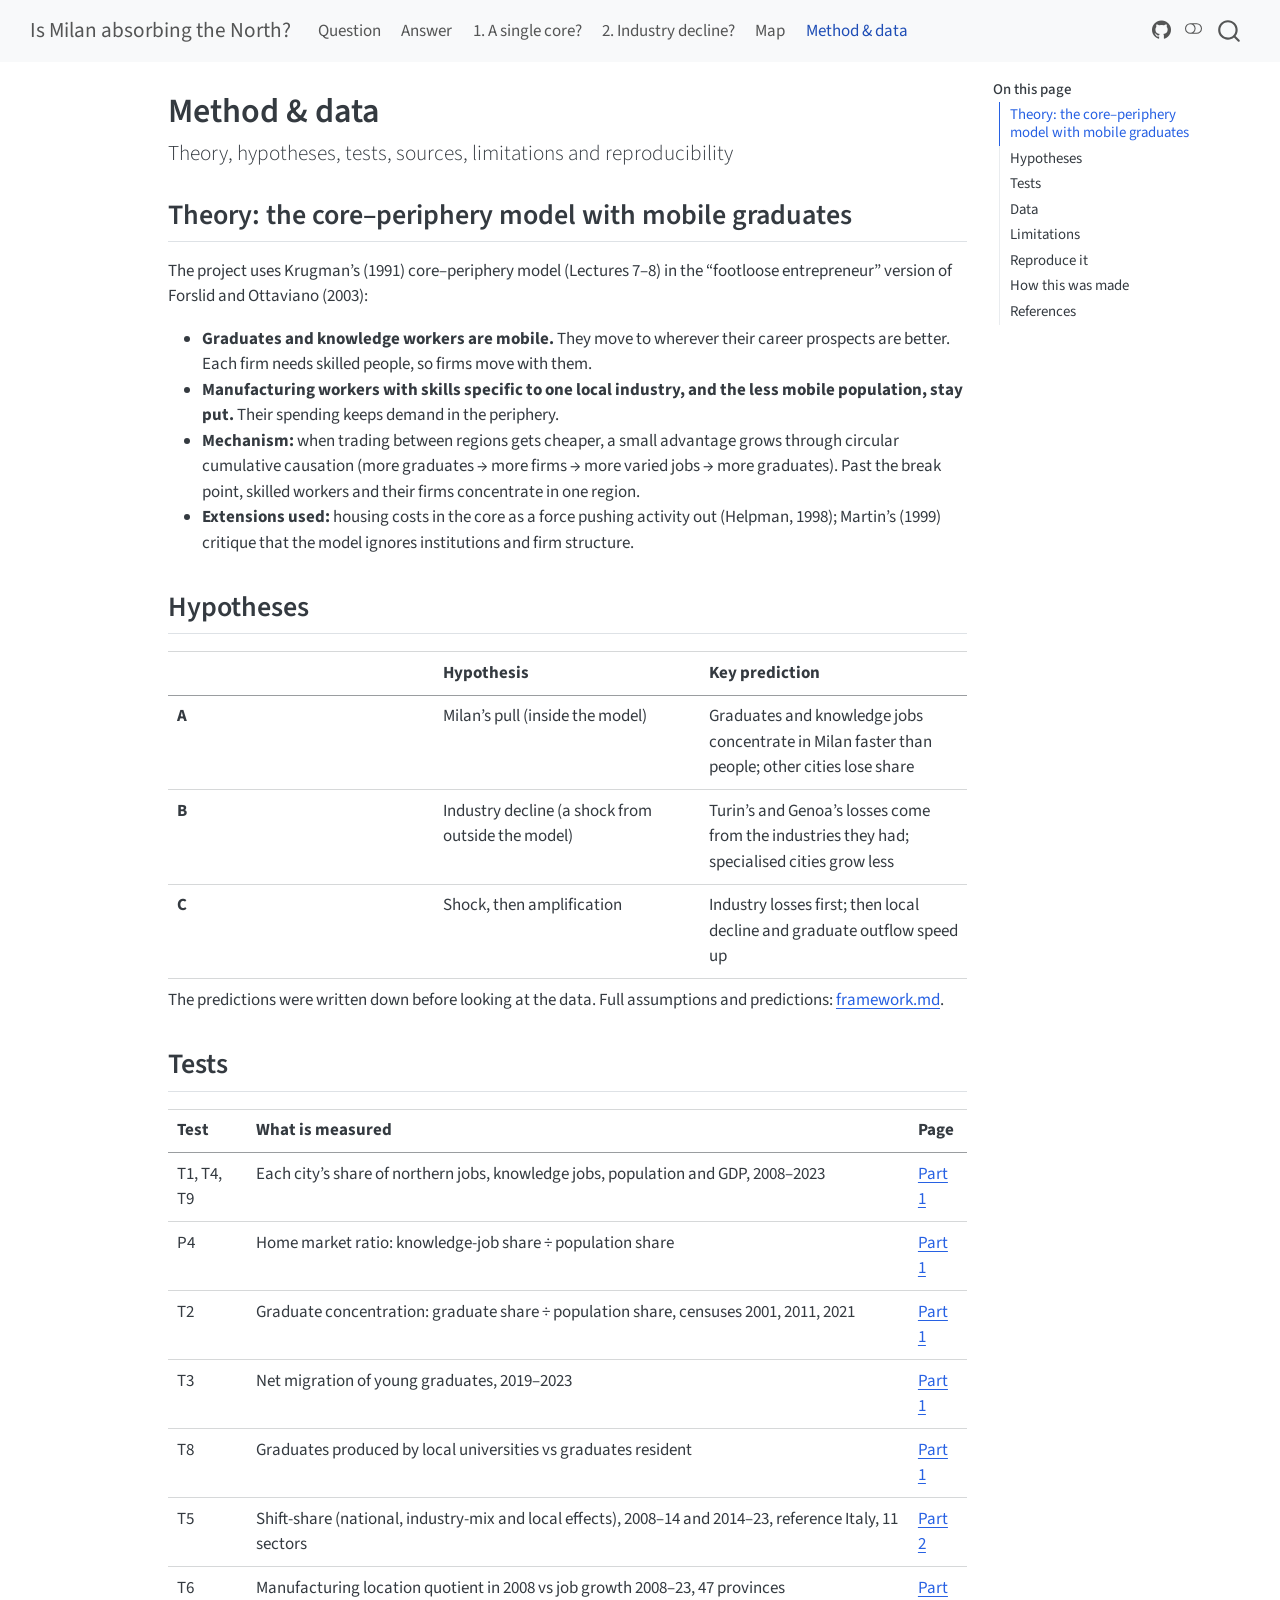
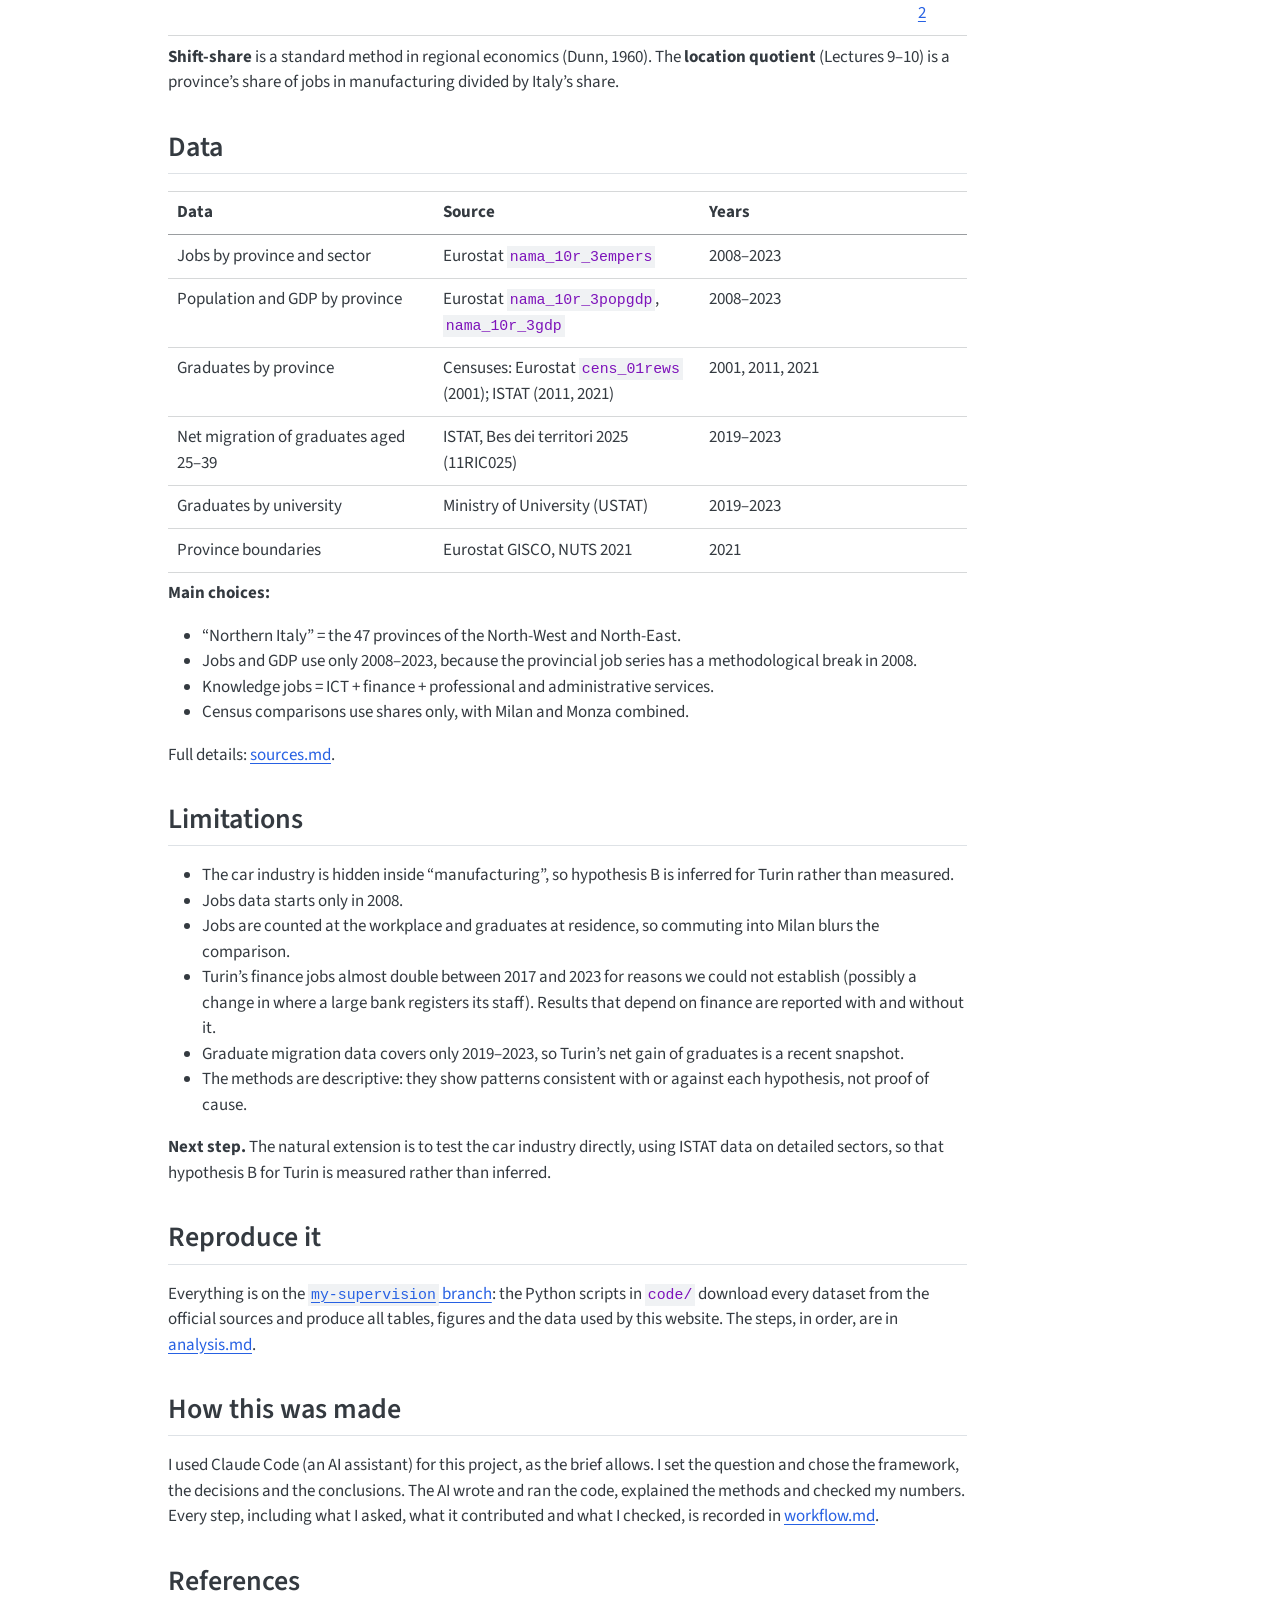
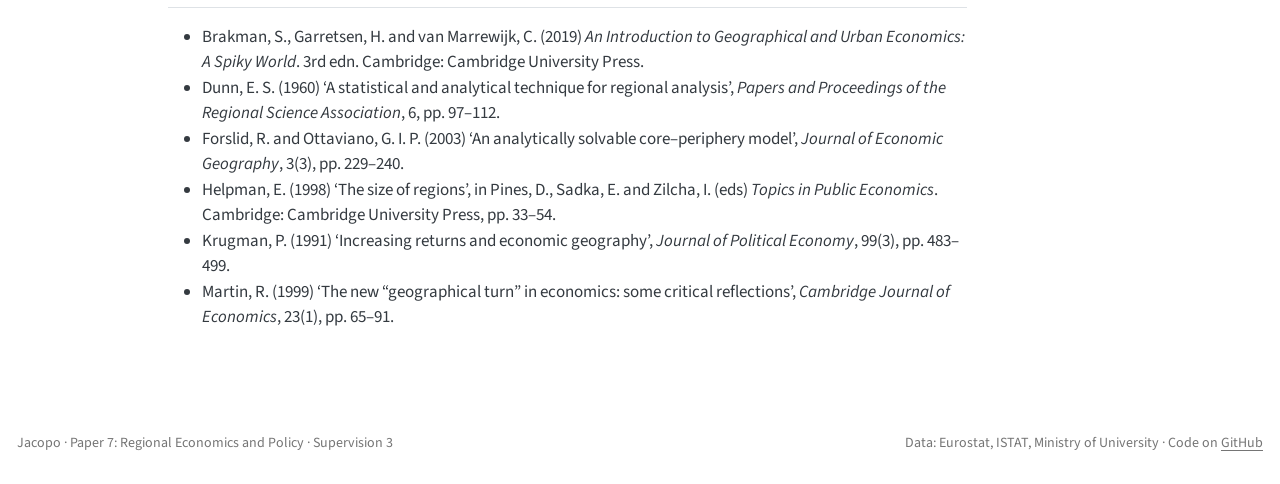
<file: method.html>
<!DOCTYPE html>
<html xmlns="http://www.w3.org/1999/xhtml" lang="en" xml:lang="en"><head>

<meta charset="utf-8">
<meta name="generator" content="quarto-1.11.9">

<meta name="viewport" content="width=device-width, initial-scale=1.0, user-scalable=yes">


<title>Method &amp; data – Is Milan absorbing the North?</title>
<style>
/* Default styles provided by pandoc.
** See https://pandoc.org/MANUAL.html#variables-for-html for config info.
*/
span.smallcaps{font-variant: small-caps;}
div.columns{display: flex; gap: 1.5em;}
div.column{flex: auto;}
@media screen {
div.columns{gap: min(4vw, 1.5em);}
div.column{overflow-x: auto;}
}
div.hanging-indent{margin-left: 1.5em; text-indent: -1.5em;}
ul.task-list{list-style: none;}
ul.task-list li input[type="checkbox"] {
  width: 0.8em;
  margin: 0 0.8em 0.2em -1em; /* quarto-specific, see https://github.com/quarto-dev/quarto-cli/issues/4556 */ 
  vertical-align: middle;
}
</style>


<script src="site_libs/quarto-nav/quarto-nav.js"></script>
<script src="site_libs/quarto-nav/headroom.min.js"></script>
<script src="site_libs/clipboard/clipboard.min.js"></script>
<script src="site_libs/quarto-search/autocomplete.umd.js"></script>
<script src="site_libs/quarto-search/fuse.min.js"></script>
<script src="site_libs/quarto-search/quarto-search.js"></script>
<meta name="quarto:offset" content="./">
<script src="site_libs/quarto-html/quarto.js" type="module"></script>
<script src="site_libs/quarto-html/tabsets/tabsets.js" type="module"></script>
<script src="site_libs/quarto-html/scrollable-regions/scrollable-regions.js" type="module"></script>
<script src="site_libs/quarto-html/popper.min.js"></script>
<script src="site_libs/quarto-html/tippy.umd.min.js"></script>
<script src="site_libs/quarto-html/anchor.min.js"></script>
<link href="site_libs/quarto-html/tippy.css" rel="stylesheet">
<link href="site_libs/quarto-html/quarto-syntax-highlighting-63b5708e65d6cd79cd7618c58d0c21e7.css" rel="stylesheet" class="quarto-color-scheme" id="quarto-text-highlighting-styles">
<link href="site_libs/quarto-html/quarto-syntax-highlighting-dark-447e42e69aaa9833c0ba1b986f430b20.css" rel="stylesheet" class="quarto-color-scheme quarto-color-alternate" id="quarto-text-highlighting-styles">
<link href="site_libs/quarto-html/quarto-syntax-highlighting-63b5708e65d6cd79cd7618c58d0c21e7.css" rel="stylesheet" class="quarto-color-scheme-extra" id="quarto-text-highlighting-styles">
<script src="site_libs/bootstrap/bootstrap.min.js"></script>
<link href="site_libs/bootstrap/bootstrap-icons.css" rel="stylesheet">
<link href="site_libs/bootstrap/bootstrap-d31a0c91b01e363be7b7a36e602e2c70.min.css" rel="stylesheet" append-hash="true" class="quarto-color-scheme" id="quarto-bootstrap" data-mode="light">
<link href="site_libs/bootstrap/bootstrap-dark-c1afb647e6504aed1ecd096a1ed45b6d.min.css" rel="stylesheet" append-hash="true" class="quarto-color-scheme quarto-color-alternate" id="quarto-bootstrap" data-mode="dark">
<link href="site_libs/bootstrap/bootstrap-d31a0c91b01e363be7b7a36e602e2c70.min.css" rel="stylesheet" append-hash="true" class="quarto-color-scheme-extra" id="quarto-bootstrap" data-mode="light">
<script id="quarto-search-options" type="application/json">{
  "location": "navbar",
  "copy-button": false,
  "collapse-after": 3,
  "panel-placement": "end",
  "type": "overlay",
  "limit": 50,
  "keyboard-shortcut": [
    "f",
    "/",
    "s"
  ],
  "show-item-context": false,
  "language": {
    "search-no-results-text": "No results",
    "search-matching-documents-text": "matching documents",
    "search-copy-link-title": "Copy link to search",
    "search-hide-matches-text": "Hide additional matches",
    "search-more-match-text": "more match in this document",
    "search-more-matches-text": "more matches in this document",
    "search-clear-button-title": "Clear",
    "search-text-placeholder": "",
    "search-detached-cancel-button-title": "Cancel",
    "search-submit-button-title": "Submit",
    "search-label": "Search"
  }
}</script>


<link rel="stylesheet" href="styles.css">
</head>

<body class="nav-fixed quarto-light"><a id="quarto-skip-link" class="visually-hidden-focusable" href="#quarto-document-content">Skip to main content</a><script id="quarto-html-before-body" type="application/javascript">
    const toggleBodyColorMode = (bsSheetEl) => {
      const mode = bsSheetEl.getAttribute("data-mode");
      const bodyEl = window.document.querySelector("body");
      if (mode === "dark") {
        bodyEl.classList.add("quarto-dark");
        bodyEl.classList.remove("quarto-light");
      } else {
        bodyEl.classList.add("quarto-light");
        bodyEl.classList.remove("quarto-dark");
      }
    }
    const toggleBodyColorPrimary = () => {
      const bsSheetEl = window.document.querySelector("link#quarto-bootstrap:not([rel=disabled-stylesheet])");
      if (bsSheetEl) {
        toggleBodyColorMode(bsSheetEl);
      }
    }
    const setColorSchemeToggle = (alternate) => {
      const toggles = window.document.querySelectorAll('.quarto-color-scheme-toggle');
      for (let i=0; i < toggles.length; i++) {
        const toggle = toggles[i];
        if (toggle) {
          toggle.setAttribute("aria-checked", alternate ? "true" : "false");
          if (alternate) {
            toggle.classList.add("alternate");
          } else {
            toggle.classList.remove("alternate");
          }
        }
      }
    };
    const toggleColorMode = (alternate) => {
      // Switch the stylesheets
      const primaryStylesheets = window.document.querySelectorAll('link.quarto-color-scheme:not(.quarto-color-alternate)');
      const alternateStylesheets = window.document.querySelectorAll('link.quarto-color-scheme.quarto-color-alternate');
      manageTransitions('#quarto-margin-sidebar .nav-link', false);
      if (alternate) {
        // note: dark is layered on light, we don't disable primary!
        enableStylesheet(alternateStylesheets);
        for (const sheetNode of alternateStylesheets) {
          if (sheetNode.id === "quarto-bootstrap") {
            toggleBodyColorMode(sheetNode);
          }
        }
      } else {
        disableStylesheet(alternateStylesheets);
        enableStylesheet(primaryStylesheets)
        toggleBodyColorPrimary();
      }
      manageTransitions('#quarto-margin-sidebar .nav-link', true);
      // Switch the toggles
      setColorSchemeToggle(alternate)
    }
    // Hack to workaround the fact that safari doesn't
    // properly recolor the scrollbar when toggling (#1455).
    // Not run on load: stylesheets are set before first paint there, and
    // scrolling would undo the scroll to a URL fragment (#14973).
    // The one pixel nudge keeps the reader where they were.
    const refreshSafariScrollbar = () => {
      if (navigator.userAgent.indexOf('Safari') > 0 && navigator.userAgent.indexOf('Chrome') == -1) {
        manageTransitions("body", false);
        const scrollY = window.scrollY;
        window.scrollTo(0, scrollY > 0 ? scrollY - 1 : 1);
        setTimeout(() => {
          window.scrollTo(0, scrollY);
          manageTransitions("body", true);
        }, 40);
      }
    }
    const disableStylesheet = (stylesheets) => {
      for (let i=0; i < stylesheets.length; i++) {
        const stylesheet = stylesheets[i];
        stylesheet.rel = 'disabled-stylesheet';
      }
    }
    const enableStylesheet = (stylesheets) => {
      for (let i=0; i < stylesheets.length; i++) {
        const stylesheet = stylesheets[i];
        if(stylesheet.rel !== 'stylesheet') { // for Chrome, which will still FOUC without this check
          stylesheet.rel = 'stylesheet';
        }
      }
    }
    const manageTransitions = (selector, allowTransitions) => {
      const els = window.document.querySelectorAll(selector);
      for (let i=0; i < els.length; i++) {
        const el = els[i];
        if (allowTransitions) {
          el.classList.remove('notransition');
        } else {
          el.classList.add('notransition');
        }
      }
    }
    const isFileUrl = () => {
      return window.location.protocol === 'file:';
    }
    const hasAlternateSentinel = () => {
      let styleSentinel = getColorSchemeSentinel();
      if (styleSentinel !== null) {
        return styleSentinel === "alternate";
      } else {
        return false;
      }
    }
    const setStyleSentinel = (alternate) => {
      const value = alternate ? "alternate" : "default";
      if (!isFileUrl()) {
        window.localStorage.setItem("quarto-color-scheme", value);
      } else {
        localAlternateSentinel = value;
      }
    }
    const getColorSchemeSentinel = () => {
      if (!isFileUrl()) {
        const storageValue = window.localStorage.getItem("quarto-color-scheme");
        return storageValue != null ? storageValue : localAlternateSentinel;
      } else {
        return localAlternateSentinel;
      }
    }
    const toggleGiscusIfUsed = (isAlternate, darkModeDefault) => {
      const baseTheme = document.querySelector('#giscus-base-theme')?.value ?? 'light';
      const alternateTheme = document.querySelector('#giscus-alt-theme')?.value ?? 'dark';
      let newTheme = '';
      if(authorPrefersDark) {
        newTheme = isAlternate ? baseTheme : alternateTheme;
      } else {
        newTheme = isAlternate ? alternateTheme : baseTheme;
      }
      const changeGiscusTheme = () => {
        // From: https://github.com/giscus/giscus/issues/336
        const sendMessage = (message) => {
          const iframe = document.querySelector('iframe.giscus-frame');
          if (!iframe) return;
          iframe.contentWindow.postMessage({ giscus: message }, 'https://giscus.app');
        }
        sendMessage({
          setConfig: {
            theme: newTheme
          }
        });
      }
      const isGiscussLoaded = window.document.querySelector('iframe.giscus-frame') !== null;
      if (isGiscussLoaded) {
        changeGiscusTheme();
      }
    };
    const authorPrefersDark = false;
    const darkModeDefault = authorPrefersDark;
      document.querySelector('link#quarto-text-highlighting-styles.quarto-color-scheme-extra').rel = 'disabled-stylesheet';
      document.querySelector('link#quarto-bootstrap.quarto-color-scheme-extra').rel = 'disabled-stylesheet';
    let localAlternateSentinel = darkModeDefault ? 'alternate' : 'default';
    // Dark / light mode switch
    window.quartoToggleColorScheme = () => {
      // Read the current dark / light value
      let toAlternate = !hasAlternateSentinel();
      toggleColorMode(toAlternate);
      refreshSafariScrollbar();
      setStyleSentinel(toAlternate);
      toggleGiscusIfUsed(toAlternate, darkModeDefault);
      window.dispatchEvent(new Event('resize'));
    };
    // Switch to dark mode if need be
    if (hasAlternateSentinel()) {
      toggleColorMode(true);
    } else {
      toggleColorMode(false);
    }
  </script>

<div id="quarto-search-results"></div>
  <header id="quarto-header" class="headroom fixed-top">
    <nav class="navbar navbar-expand-lg " data-bs-theme="dark" aria-label="Site">
      <div class="navbar-container container-fluid">
      <div class="navbar-brand-container mx-auto">
    <a class="navbar-brand" href="./index.html">
    <span class="navbar-title">Is Milan absorbing the North?</span>
    </a>
  </div>
          <button class="navbar-toggler" type="button" data-bs-toggle="collapse" data-bs-target="#navbarCollapse" aria-controls="navbarCollapse" aria-expanded="false" aria-label="Toggle navigation" onclick="if (window.quartoToggleHeadroom) { window.quartoToggleHeadroom(); }">
  <span class="navbar-toggler-icon"></span>
</button>
          <div class="collapse navbar-collapse" id="navbarCollapse">
            <ul class="navbar-nav navbar-nav-scroll me-auto">
  <li class="nav-item">
    <a class="nav-link" href="./index.html"> 
<span class="menu-text">Question</span></a>
  </li>  
  <li class="nav-item">
    <a class="nav-link" href="./answer.html"> 
<span class="menu-text">Answer</span></a>
  </li>  
  <li class="nav-item">
    <a class="nav-link" href="./part1.html"> 
<span class="menu-text">1. A single core?</span></a>
  </li>  
  <li class="nav-item">
    <a class="nav-link" href="./part2.html"> 
<span class="menu-text">2. Industry decline?</span></a>
  </li>  
  <li class="nav-item">
    <a class="nav-link" href="./map.html"> 
<span class="menu-text">Map</span></a>
  </li>  
  <li class="nav-item">
    <a class="nav-link active" href="./method.html" aria-current="page"> 
<span class="menu-text">Method &amp; data</span></a>
  </li>  
</ul>
            <ul class="navbar-nav navbar-nav-scroll ms-auto">
  <li class="nav-item compact">
    <a class="nav-link" href="https://github.com/jinjacopo/land-economy-supervision/tree/my-supervision"> <i class="bi bi-github" role="img" aria-label="Code and data on GitHub">
</i> 
<span class="menu-text"></span></a>
  </li>  
</ul>
          </div> <!-- /navcollapse -->
            <div class="quarto-navbar-tools">
  <button type="button" role="switch" aria-checked="false" class="quarto-color-scheme-toggle quarto-navigation-tool  px-1" onclick="window.quartoToggleColorScheme(); return false;" title="Toggle dark mode" aria-label="Toggle dark mode"><i class="bi"></i></button>
</div>
            <div id="quarto-search" class="" title="Search"></div>
      </div> <!-- /container-fluid -->
    </nav>
</header>
<!-- content -->
<div id="quarto-content" class="quarto-container page-columns page-rows-contents page-layout-article page-navbar">
<!-- sidebar -->
<!-- margin-sidebar -->
    <div id="quarto-margin-sidebar" class="sidebar margin-sidebar">
        <nav id="TOC" role="doc-toc" aria-labelledby="toc-title" class="toc-active">
    <h2 id="toc-title">On this page</h2>
   
  <ul>
  <li><a href="#theory-the-coreperiphery-model-with-mobile-graduates" id="toc-theory-the-coreperiphery-model-with-mobile-graduates" class="nav-link active" data-scroll-target="#theory-the-coreperiphery-model-with-mobile-graduates">Theory: the core–periphery model with mobile graduates</a></li>
  <li><a href="#hypotheses" id="toc-hypotheses" class="nav-link" data-scroll-target="#hypotheses">Hypotheses</a></li>
  <li><a href="#tests" id="toc-tests" class="nav-link" data-scroll-target="#tests">Tests</a></li>
  <li><a href="#data" id="toc-data" class="nav-link" data-scroll-target="#data">Data</a></li>
  <li><a href="#limitations" id="toc-limitations" class="nav-link" data-scroll-target="#limitations">Limitations</a></li>
  <li><a href="#reproduce-it" id="toc-reproduce-it" class="nav-link" data-scroll-target="#reproduce-it">Reproduce it</a></li>
  <li><a href="#how-this-was-made" id="toc-how-this-was-made" class="nav-link" data-scroll-target="#how-this-was-made">How this was made</a></li>
  <li><a href="#references" id="toc-references" class="nav-link" data-scroll-target="#references">References</a></li>
  </ul>
</nav>
    </div>
<!-- main -->
<main class="content" id="quarto-document-content" tabindex="-1">


<header id="title-block-header" class="quarto-title-block default">
<div class="quarto-title">
<h1 class="title">Method &amp; data</h1>
<p class="subtitle lead">Theory, hypotheses, tests, sources, limitations and reproducibility</p>
</div>



<div class="quarto-title-meta">

    
  
    
  </div>
  


</header>


<section id="theory-the-coreperiphery-model-with-mobile-graduates" class="level2">
<h2 class="anchored" data-anchor-id="theory-the-coreperiphery-model-with-mobile-graduates">Theory: the core–periphery model with mobile graduates</h2>
<p>The project uses Krugman’s (1991) core–periphery model (Lectures 7–8) in the “footloose entrepreneur” version of Forslid and Ottaviano (2003):</p>
<ul>
<li><strong>Graduates and knowledge workers are mobile.</strong> They move to wherever their career prospects are better. Each firm needs skilled people, so firms move with them.</li>
<li><strong>Manufacturing workers with skills specific to one local industry, and the less mobile population, stay put.</strong> Their spending keeps demand in the periphery.</li>
<li><strong>Mechanism:</strong> when trading between regions gets cheaper, a small advantage grows through circular cumulative causation (more graduates → more firms → more varied jobs → more graduates). Past the break point, skilled workers and their firms concentrate in one region.</li>
<li><strong>Extensions used:</strong> housing costs in the core as a force pushing activity out (Helpman, 1998); Martin’s (1999) critique that the model ignores institutions and firm structure.</li>
</ul>
</section>
<section id="hypotheses" class="level2">
<h2 class="anchored" data-anchor-id="hypotheses">Hypotheses</h2>
<table class="caption-top table">
<colgroup>
<col style="width: 33%">
<col style="width: 33%">
<col style="width: 33%">
</colgroup>
<thead>
<tr class="header">
<th></th>
<th>Hypothesis</th>
<th>Key prediction</th>
</tr>
</thead>
<tbody>
<tr class="odd">
<td><strong>A</strong></td>
<td>Milan’s pull (inside the model)</td>
<td>Graduates and knowledge jobs concentrate in Milan faster than people; other cities lose share</td>
</tr>
<tr class="even">
<td><strong>B</strong></td>
<td>Industry decline (a shock from outside the model)</td>
<td>Turin’s and Genoa’s losses come from the industries they had; specialised cities grow less</td>
</tr>
<tr class="odd">
<td><strong>C</strong></td>
<td>Shock, then amplification</td>
<td>Industry losses first; then local decline and graduate outflow speed up</td>
</tr>
</tbody>
</table>
<p>The predictions were written down before looking at the data. Full assumptions and predictions: <a href="https://github.com/jinjacopo/land-economy-supervision/blob/my-supervision/framework.md">framework.md</a>.</p>
</section>
<section id="tests" class="level2">
<h2 class="anchored" data-anchor-id="tests">Tests</h2>
<table class="caption-top table">
<thead>
<tr class="header">
<th>Test</th>
<th>What is measured</th>
<th>Page</th>
</tr>
</thead>
<tbody>
<tr class="odd">
<td>T1, T4, T9</td>
<td>Each city’s share of northern jobs, knowledge jobs, population and GDP, 2008–2023</td>
<td><a href="./part1.html">Part 1</a></td>
</tr>
<tr class="even">
<td>P4</td>
<td>Home market ratio: knowledge-job share ÷ population share</td>
<td><a href="./part1.html">Part 1</a></td>
</tr>
<tr class="odd">
<td>T2</td>
<td>Graduate concentration: graduate share ÷ population share, censuses 2001, 2011, 2021</td>
<td><a href="./part1.html">Part 1</a></td>
</tr>
<tr class="even">
<td>T3</td>
<td>Net migration of young graduates, 2019–2023</td>
<td><a href="./part1.html">Part 1</a></td>
</tr>
<tr class="odd">
<td>T8</td>
<td>Graduates produced by local universities vs graduates resident</td>
<td><a href="./part1.html">Part 1</a></td>
</tr>
<tr class="even">
<td>T5</td>
<td>Shift-share (national, industry-mix and local effects), 2008–14 and 2014–23, reference Italy, 11 sectors</td>
<td><a href="./part2.html">Part 2</a></td>
</tr>
<tr class="odd">
<td>T6</td>
<td>Manufacturing location quotient in 2008 vs job growth 2008–23, 47 provinces</td>
<td><a href="./part2.html">Part 2</a></td>
</tr>
</tbody>
</table>
<p><strong>Shift-share</strong> is a standard method in regional economics (Dunn, 1960). The <strong>location quotient</strong> (Lectures 9–10) is a province’s share of jobs in manufacturing divided by Italy’s share.</p>
</section>
<section id="data" class="level2">
<h2 class="anchored" data-anchor-id="data">Data</h2>
<table class="caption-top table">
<colgroup>
<col style="width: 33%">
<col style="width: 33%">
<col style="width: 33%">
</colgroup>
<thead>
<tr class="header">
<th>Data</th>
<th>Source</th>
<th>Years</th>
</tr>
</thead>
<tbody>
<tr class="odd">
<td>Jobs by province and sector</td>
<td>Eurostat <code>nama_10r_3empers</code></td>
<td>2008–2023</td>
</tr>
<tr class="even">
<td>Population and GDP by province</td>
<td>Eurostat <code>nama_10r_3popgdp</code>, <code>nama_10r_3gdp</code></td>
<td>2008–2023</td>
</tr>
<tr class="odd">
<td>Graduates by province</td>
<td>Censuses: Eurostat <code>cens_01rews</code> (2001); ISTAT (2011, 2021)</td>
<td>2001, 2011, 2021</td>
</tr>
<tr class="even">
<td>Net migration of graduates aged 25–39</td>
<td>ISTAT, Bes dei territori 2025 (11RIC025)</td>
<td>2019–2023</td>
</tr>
<tr class="odd">
<td>Graduates by university</td>
<td>Ministry of University (USTAT)</td>
<td>2019–2023</td>
</tr>
<tr class="even">
<td>Province boundaries</td>
<td>Eurostat GISCO, NUTS 2021</td>
<td>2021</td>
</tr>
</tbody>
</table>
<p><strong>Main choices:</strong></p>
<ul>
<li>“Northern Italy” = the 47 provinces of the North-West and North-East.</li>
<li>Jobs and GDP use only 2008–2023, because the provincial job series has a methodological break in 2008.</li>
<li>Knowledge jobs = ICT + finance + professional and administrative services.</li>
<li>Census comparisons use shares only, with Milan and Monza combined.</li>
</ul>
<p>Full details: <a href="https://github.com/jinjacopo/land-economy-supervision/blob/my-supervision/sources.md">sources.md</a>.</p>
</section>
<section id="limitations" class="level2">
<h2 class="anchored" data-anchor-id="limitations">Limitations</h2>
<ul>
<li>The car industry is hidden inside “manufacturing”, so hypothesis B is inferred for Turin rather than measured.</li>
<li>Jobs data starts only in 2008.</li>
<li>Jobs are counted at the workplace and graduates at residence, so commuting into Milan blurs the comparison.</li>
<li>Turin’s finance jobs almost double between 2017 and 2023 for reasons we could not establish (possibly a change in where a large bank registers its staff). Results that depend on finance are reported with and without it.</li>
<li>Graduate migration data covers only 2019–2023, so Turin’s net gain of graduates is a recent snapshot.</li>
<li>The methods are descriptive: they show patterns consistent with or against each hypothesis, not proof of cause.</li>
</ul>
<p><strong>Next step.</strong> The natural extension is to test the car industry directly, using ISTAT data on detailed sectors, so that hypothesis B for Turin is measured rather than inferred.</p>
</section>
<section id="reproduce-it" class="level2">
<h2 class="anchored" data-anchor-id="reproduce-it">Reproduce it</h2>
<p>Everything is on the <a href="https://github.com/jinjacopo/land-economy-supervision/tree/my-supervision"><code>my-supervision</code> branch</a>: the Python scripts in <code>code/</code> download every dataset from the official sources and produce all tables, figures and the data used by this website. The steps, in order, are in <a href="https://github.com/jinjacopo/land-economy-supervision/blob/my-supervision/analysis.md">analysis.md</a>.</p>
</section>
<section id="how-this-was-made" class="level2">
<h2 class="anchored" data-anchor-id="how-this-was-made">How this was made</h2>
<p>I used Claude Code (an AI assistant) for this project, as the brief allows. I set the question and chose the framework, the decisions and the conclusions. The AI wrote and ran the code, explained the methods and checked my numbers. Every step, including what I asked, what it contributed and what I checked, is recorded in <a href="https://github.com/jinjacopo/land-economy-supervision/blob/my-supervision/workflow.md">workflow.md</a>.</p>
</section>
<section id="references" class="level2">
<h2 class="anchored" data-anchor-id="references">References</h2>
<ul>
<li>Brakman, S., Garretsen, H. and van Marrewijk, C. (2019) <em>An Introduction to Geographical and Urban Economics: A Spiky World</em>. 3rd edn. Cambridge: Cambridge University Press.</li>
<li>Dunn, E. S. (1960) ‘A statistical and analytical technique for regional analysis’, <em>Papers and Proceedings of the Regional Science Association</em>, 6, pp.&nbsp;97–112.</li>
<li>Forslid, R. and Ottaviano, G. I. P. (2003) ‘An analytically solvable core–periphery model’, <em>Journal of Economic Geography</em>, 3(3), pp.&nbsp;229–240.</li>
<li>Helpman, E. (1998) ‘The size of regions’, in Pines, D., Sadka, E. and Zilcha, I. (eds) <em>Topics in Public Economics</em>. Cambridge: Cambridge University Press, pp.&nbsp;33–54.</li>
<li>Krugman, P. (1991) ‘Increasing returns and economic geography’, <em>Journal of Political Economy</em>, 99(3), pp.&nbsp;483–499.</li>
<li>Martin, R. (1999) ‘The new “geographical turn” in economics: some critical reflections’, <em>Cambridge Journal of Economics</em>, 23(1), pp.&nbsp;65–91.</li>
</ul>


</section>

</main> <!-- /main -->
<script id="quarto-html-after-body" type="application/javascript">
  window.document.addEventListener("DOMContentLoaded", function (event) {
    // Ensure there is a toggle, if there isn't float one in the top right
    if (window.document.querySelector('.quarto-color-scheme-toggle') === null) {
      const toggle = window.document.createElement('button');
      toggle.type = "button";
      toggle.setAttribute("role", "switch");
      toggle.setAttribute("aria-checked", "false");
      toggle.classList.add('top-right');
      toggle.classList.add('quarto-color-scheme-toggle');
      toggle.setAttribute("aria-label", "Toggle dark mode");
      toggle.onclick = function() { try { window.quartoToggleColorScheme(); } catch {} return false; };
      const i = window.document.createElement("i");
      i.classList.add('bi');
      toggle.appendChild(i);
      // Put the toggle in a landmark of its own, so that landmark navigation
      // can reach it.
      //
      // The container is always a fresh direct child of body, and the toggle is
      // never moved into page furniture that the theme or the author controls.
      // The toggle is positioned against the page, so any ancestor that
      // establishes a containing block captures it: a positioned element or a
      // grid for position: absolute, and transform, filter, will-change or
      // contain for position: fixed. A direct child of body has none of these
      // to inherit, and the shift when one appears is silent and visual.
      //
      // ARIA says a document should have at most one banner, and axe reports a
      // duplicate whether or not the banners carry distinct labels. So use a
      // header when the page has no banner yet, and a named region otherwise.
      //
      // A header is a banner wherever it sits, unless it is inside sectioning
      // content, so this cannot just look at the children of body: a custom
      // page layout wraps the title block header in a plain div. An explicit
      // role="banner" always counts.
      const sectioning = 'article, aside, main, nav, section, [role="article"], [role="complementary"], [role="main"], [role="navigation"], [role="region"]';
      const hasBanner = Array.from(
        window.document.querySelectorAll('header:not([role]), [role="banner"]')
      ).some(function(el) {
        return el.hasAttribute("role") || el.closest(sectioning) === null;
      });
      const container = window.document.createElement(hasBanner ? "div" : "header");
      if (hasBanner) {
        container.setAttribute("role", "region");
        container.setAttribute("aria-label", "Toggle dark mode");
      }
      container.classList.add('quarto-color-scheme-toggle-container');
      container.appendChild(toggle);
      window.document.body.appendChild(container);
    }
    setColorSchemeToggle(hasAlternateSentinel())
    const icon = "";
    const anchorJS = new window.AnchorJS();
    anchorJS.options = {
      placement: 'right',
      icon: icon
    };
    anchorJS.add('.anchored');
    const isCodeAnnotation = (el) => {
      for (const clz of el.classList) {
        if (clz.startsWith('code-annotation-')) {                     
          return true;
        }
      }
      return false;
    }
    const onCopySuccess = function(e) {
      // button target
      const button = e.trigger;
      // don't keep focus
      button.blur();
      // flash "checked"
      button.classList.add('code-copy-button-checked');
      var currentTitle = button.getAttribute("title");
      button.setAttribute("title", "Copied!");
      let tooltip;
      if (window.bootstrap) {
        button.setAttribute("data-bs-toggle", "tooltip");
        button.setAttribute("data-bs-placement", "left");
        button.setAttribute("data-bs-title", "Copied!");
        tooltip = new bootstrap.Tooltip(button, 
          { trigger: "manual", 
            customClass: "code-copy-button-tooltip",
            offset: [0, -8]});
        tooltip.show();    
      }
      setTimeout(function() {
        if (tooltip) {
          tooltip.hide();
          button.removeAttribute("data-bs-title");
          button.removeAttribute("data-bs-toggle");
          button.removeAttribute("data-bs-placement");
        }
        button.setAttribute("title", currentTitle);
        button.classList.remove('code-copy-button-checked');
      }, 1000);
      // clear code selection
      e.clearSelection();
    }
    const getTextToCopy = function(trigger) {
      const outerScaffold = trigger.parentElement.cloneNode(true);
      const codeEl = outerScaffold.querySelector('code');
      for (const childEl of codeEl.children) {
        if (isCodeAnnotation(childEl)) {
          childEl.remove();
        }
      }
      return codeEl.innerText;
    }
    const clipboard = new window.ClipboardJS('.code-copy-button:not([data-in-quarto-modal])', {
      text: getTextToCopy
    });
    clipboard.on('success', onCopySuccess);
    if (window.document.getElementById('quarto-embedded-source-code-modal')) {
      const clipboardModal = new window.ClipboardJS('.code-copy-button[data-in-quarto-modal]', {
        text: getTextToCopy,
        container: window.document.getElementById('quarto-embedded-source-code-modal')
      });
      clipboardModal.on('success', onCopySuccess);
    }
      var localhostRegex = new RegExp(/^(?:http|https):\/\/localhost\:?[0-9]*\//);
      var mailtoRegex = new RegExp(/^mailto:/);
        var filterRegex = new RegExp("https:\/\/jinjacopo\.github\.io\/land-economy-supervision\/");
      var isInternal = (href) => {
          return filterRegex.test(href) || localhostRegex.test(href) || mailtoRegex.test(href);
      }
      // Inspect non-navigation links and adorn them if external
      window.quartoDecorateExternalLinks = function (root) {
     var links = (root || window.document).querySelectorAll('a[href]:not(.nav-link):not(.navbar-brand):not(.toc-action):not(.sidebar-link):not(.sidebar-item-toggle):not(.pagination-link):not(.no-external):not([aria-hidden]):not(.dropdown-item):not(.quarto-navigation-tool):not(.about-link)');
      for (var i=0; i<links.length; i++) {
        const link = links[i];
        if (!isInternal(link.href)) {
          // undo the damage that might have been done by quarto-nav.js in the case of
          // links that we want to consider external
          if (link.dataset.originalHref !== undefined) {
            link.href = link.dataset.originalHref;
          }
          if (!link.classList.contains('no-external-icon')) {
          }
        }
      }
      };
      window.quartoDecorateExternalLinks(window.document);
    // Esc closes the popup (WCAG 1.4.13) and focus leaving both trigger and
    // popup closes it (WCAG 2.4.11); tippy handles neither for interactive popups.
    const hideOnEscAndFocusOut = {
      name: 'hideOnEscAndFocusOut',
      defaultValue: true,
      fn(instance) {
        const dismiss = () => {
          // A show scheduled by the trigger delay would otherwise reopen it
          instance.clearDelayTimeouts();
          instance.hide();
        };
        const onKeyDown = (event) => {
          if (event.key !== 'Escape') {
            return;
          }
          // Keep Esc from also reaching page handlers (e.g. reveal.js overview),
          // except an open reveal.js slide menu, which Esc should close too.
          // The menu handles keys only when its keyboard option is on.
          const menuHandlesEsc = window.Reveal?.getPlugin?.('menu')?.isOpen() &&
            window.Reveal.getConfig().menu?.keyboard !== false;
          if (!menuHandlesEsc) {
            event.stopPropagation();
          }
          if (instance.popper.contains(window.document.activeElement)) {
            // Disabled while refocusing so the focus trigger does not reopen it
            instance.disable();
            instance.reference.focus();
            instance.enable();
          }
          dismiss();
        };
        const onFocusOut = (event) => {
          const target = event.relatedTarget;
          if (target && !instance.reference.contains(target) &&
              !instance.popper.contains(target)) {
            dismiss();
          }
        };
        // On the trigger too: a click trigger (code-annotations: select) has no
        // blur handling. Attached for the instance's lifetime so leaving the
        // trigger also cancels a show still pending on the trigger delay.
        instance.reference.addEventListener('focusout', onFocusOut);
        return {
          onShow() {
            window.document.addEventListener('keydown', onKeyDown, true);
            instance.popper.addEventListener('focusout', onFocusOut);
          },
          onHide() {
            window.document.removeEventListener('keydown', onKeyDown, true);
            instance.popper.removeEventListener('focusout', onFocusOut);
          },
          onDestroy() {
            instance.reference.removeEventListener('focusout', onFocusOut);
          },
        };
      },
    };
    function tippyHover(el, contentFn, onTriggerFn, onUntriggerFn) {
      const config = {
        allowHTML: true,
        maxWidth: 500,
        delay: 100,
        arrow: false,
        appendTo: function(el) {
            return el.parentElement;
        },
        interactive: true,
        interactiveBorder: 10,
        theme: 'quarto',
        placement: 'bottom-start',
        plugins: [hideOnEscAndFocusOut],
      };
      if (contentFn) {
        config.content = contentFn;
      }
      if (onTriggerFn) {
        config.onTrigger = onTriggerFn;
      }
      if (onUntriggerFn) {
        config.onUntrigger = onUntriggerFn;
      }
      window.tippy(el, config); 
    }
    const noterefs = window.document.querySelectorAll('a[role="doc-noteref"]');
    for (var i=0; i<noterefs.length; i++) {
      const ref = noterefs[i];
      tippyHover(ref, function() {
        // use id or data attribute instead here
        let href = ref.getAttribute('data-footnote-href') || ref.getAttribute('href');
        try { href = new URL(href).hash; } catch {}
        const id = href.replace(/^#\/?/, "");
        const note = window.document.getElementById(id);
        if (note) {
          return note.innerHTML;
        } else {
          return "";
        }
      });
    }
    const xrefs = window.document.querySelectorAll('a.quarto-xref');
    const processXRef = (id, note) => {
      // Strip column container classes
      const stripColumnClz = (el) => {
        el.classList.remove("page-full", "page-columns");
        if (el.children) {
          for (const child of el.children) {
            stripColumnClz(child);
          }
        }
      }
      stripColumnClz(note)
      if (id === null || id.startsWith('sec-')) {
        // Special case sections, only their first couple elements
        const container = document.createElement("div");
        if (note.children && note.children.length > 2) {
          container.appendChild(note.children[0].cloneNode(true));
          for (let i = 1; i < note.children.length; i++) {
            const child = note.children[i];
            if (child.tagName === "P" && child.innerText === "") {
              continue;
            } else {
              container.appendChild(child.cloneNode(true));
              break;
            }
          }
          if (window.Quarto?.typesetMath) {
            window.Quarto.typesetMath(container);
          }
          return container.innerHTML
        } else {
          if (window.Quarto?.typesetMath) {
            window.Quarto.typesetMath(note);
          }
          return note.innerHTML;
        }
      } else {
        // Remove any anchor links if they are present
        const anchorLink = note.querySelector('a.anchorjs-link');
        if (anchorLink) {
          anchorLink.remove();
        }
        if (window.Quarto?.typesetMath) {
          window.Quarto.typesetMath(note);
        }
        if (note.classList.contains("callout")) {
          return note.outerHTML;
        } else {
          return note.innerHTML;
        }
      }
    }
    for (var i=0; i<xrefs.length; i++) {
      const xref = xrefs[i];
      tippyHover(xref, undefined, function(instance) {
        instance.disable();
        let url = xref.getAttribute('href');
        let hash = undefined; 
        if (url.startsWith('#')) {
          hash = url;
        } else {
          try { hash = new URL(url).hash; } catch {}
        }
        if (hash) {
          const id = hash.replace(/^#\/?/, "");
          const note = window.document.getElementById(id);
          if (note !== null) {
            try {
              const html = processXRef(id, note.cloneNode(true));
              instance.setContent(html);
            } finally {
              instance.enable();
              instance.show();
            }
          } else {
            // See if we can fetch this
            fetch(url.split('#')[0])
            .then(res => res.text())
            .then(html => {
              const parser = new DOMParser();
              const htmlDoc = parser.parseFromString(html, "text/html");
              const note = htmlDoc.getElementById(id);
              if (note !== null) {
                const html = processXRef(id, note);
                instance.setContent(html);
              } 
            }).finally(() => {
              instance.enable();
              instance.show();
            });
          }
        } else {
          // See if we can fetch a full url (with no hash to target)
          // This is a special case and we should probably do some content thinning / targeting
          fetch(url)
          .then(res => res.text())
          .then(html => {
            const parser = new DOMParser();
            const htmlDoc = parser.parseFromString(html, "text/html");
            const note = htmlDoc.querySelector('main.content');
            if (note !== null) {
              // This should only happen for chapter cross references
              // (since there is no id in the URL)
              // remove the first header
              if (note.children.length > 0 && note.children[0].tagName === "HEADER") {
                note.children[0].remove();
              }
              const html = processXRef(null, note);
              instance.setContent(html);
            } 
          }).finally(() => {
            instance.enable();
            instance.show();
          });
        }
      }, function(instance) {
      });
    }
        let selectedAnnoteEl;
        const selectorForAnnotation = ( cell, annotation) => {
          let cellAttr = 'data-code-cell="' + cell + '"';
          let lineAttr = 'data-code-annotation="' +  annotation + '"';
          const selector = 'span[' + cellAttr + '][' + lineAttr + ']';
          return selector;
        }
        const selectCodeLines = (annoteEl) => {
          const doc = window.document;
          const targetCell = annoteEl.getAttribute("data-target-cell");
          const targetAnnotation = annoteEl.getAttribute("data-target-annotation");
          const annoteSpan = window.document.querySelector(selectorForAnnotation(targetCell, targetAnnotation));
          const lines = annoteSpan.getAttribute("data-code-lines").split(",");
          const lineIds = lines.map((line) => {
            return targetCell + "-" + line;
          })
          // Each band is positioned against its own containing block, which is
          // not the offsetParent of the lines, so place it from client rects.
          const placeBand = (band, firstEl, lastEl, codeBlock) => {
            const container = band.offsetParent;
            if (container === null) {
              return;
            }
            const containerRect = container.getBoundingClientRect();
            // Reveal.js scales slides with a transform, so convert client
            // pixels back to the CSS pixels of the container.
            const scale = containerRect.height / container.offsetHeight || 1;
            const firstRect = firstEl.getBoundingClientRect();
            const lastRect = lastEl.getBoundingClientRect();
            const top = (firstRect.top - containerRect.top) / scale - container.clientTop + container.scrollTop;
            const height = (lastRect.bottom - firstRect.top) / scale;
            band.style.top = top - 2 + "px";
            band.style.height = height + 4 + "px";
            if (codeBlock) {
              // Without the copy button wrapper, the containing block is wider
              // than the code block, so span the code block explicitly.
              const blockRect = codeBlock.getBoundingClientRect();
              band.style.left = (blockRect.left - containerRect.left) / scale - container.clientLeft + container.scrollLeft + "px";
              band.style.width = blockRect.width / scale + "px";
            }
          };
          if (lineIds.length > 0) {
            const el = window.document.getElementById(lineIds[0]);
            const lastEl = window.document.getElementById(lineIds[lineIds.length - 1]);
            const parent = el.parentElement.parentElement;
            // cook up a div (if necessary) and position it
            let div = window.document.getElementById("code-annotation-line-highlight");
            if (div === null) {
              div = window.document.createElement("div");
              div.setAttribute("id", "code-annotation-line-highlight");
              div.style.position = 'absolute';
              parent.appendChild(div);
            }
            placeBand(div, el, lastEl, parent.closest("div.sourceCode") || parent);
            let gutterDiv = window.document.getElementById("code-annotation-line-highlight-gutter");
            if (gutterDiv === null) {
              gutterDiv = window.document.createElement("div");
              gutterDiv.setAttribute("id", "code-annotation-line-highlight-gutter");
              gutterDiv.style.position = 'absolute';
              const codeCell = window.document.getElementById(targetCell);
              const gutter = codeCell.querySelector('.code-annotation-gutter');
              gutter.appendChild(gutterDiv);
            }
            placeBand(gutterDiv, el, lastEl);
            selectedAnnoteEl = annoteEl;
          }
        };
        const unselectCodeLines = () => {
          const elementsIds = ["code-annotation-line-highlight", "code-annotation-line-highlight-gutter"];
          elementsIds.forEach((elId) => {
            const div = window.document.getElementById(elId);
            if (div) {
              div.remove();
            }
          });
          selectedAnnoteEl = undefined;
        };
          // Handle positioning of the toggle
      window.addEventListener(
        "resize",
        throttle(() => {
          elRect = undefined;
          if (selectedAnnoteEl) {
            selectCodeLines(selectedAnnoteEl);
          }
        }, 10)
      );
      function throttle(fn, ms) {
      let throttle = false;
      let timer;
        return (...args) => {
          if(!throttle) { // first call gets through
              fn.apply(this, args);
              throttle = true;
          } else { // all the others get throttled
              if(timer) clearTimeout(timer); // cancel #2
              timer = setTimeout(() => {
                fn.apply(this, args);
                timer = throttle = false;
              }, ms);
          }
        };
      }
        // Attach click handler to the DT
        const annoteDls = window.document.querySelectorAll('dt[data-target-cell]');
        for (const annoteDlNode of annoteDls) {
          annoteDlNode.addEventListener('click', (event) => {
            const clickedEl = event.target;
            if (clickedEl !== selectedAnnoteEl) {
              unselectCodeLines();
              const activeEl = window.document.querySelector('dt[data-target-cell].code-annotation-active');
              if (activeEl) {
                activeEl.classList.remove('code-annotation-active');
              }
              selectCodeLines(clickedEl);
              clickedEl.classList.add('code-annotation-active');
            } else {
              // Unselect the line
              unselectCodeLines();
              clickedEl.classList.remove('code-annotation-active');
            }
          });
        }
    const findCites = (el) => {
      const parentEl = el.parentElement;
      if (parentEl) {
        const cites = parentEl.dataset.cites;
        if (cites) {
          return {
            el,
            cites: cites.split(' ')
          };
        } else {
          return findCites(el.parentElement)
        }
      } else {
        return undefined;
      }
    };
    var bibliorefs = window.document.querySelectorAll('a[role="doc-biblioref"]');
    for (var i=0; i<bibliorefs.length; i++) {
      const ref = bibliorefs[i];
      const citeInfo = findCites(ref);
      if (citeInfo) {
        tippyHover(citeInfo.el, function() {
          var popup = window.document.createElement('div');
          citeInfo.cites.forEach(function(cite) {
            var citeDiv = window.document.createElement('div');
            citeDiv.classList.add('hanging-indent');
            citeDiv.classList.add('csl-entry');
            var biblioDiv = window.document.getElementById('ref-' + cite);
            if (biblioDiv) {
              citeDiv.innerHTML = biblioDiv.innerHTML;
            }
            popup.appendChild(citeDiv);
          });
          return popup.innerHTML;
        });
      }
    }
  });
  </script>
  <script type="application/javascript">
  window.quartoScrollableRegionsLabels = {"code":"Scrollable code","output":"Scrollable output"};
  </script>
</div> <!-- /content -->
<footer class="footer">
  <div class="nav-footer">
    <div class="nav-footer-left">
<p>Jacopo · Paper 7: Regional Economics and Policy · Supervision 3</p>
</div>   
    <div class="nav-footer-center">
      &nbsp;
    </div>
    <div class="nav-footer-right">
<p>Data: Eurostat, ISTAT, Ministry of University · Code on <a href="https://github.com/jinjacopo/land-economy-supervision/tree/my-supervision">GitHub</a></p>
</div>
  </div>
</footer>




</body></html>
</file>
<file: site_libs/quarto-html/tippy.css>
.tippy-box[data-animation=fade][data-state=hidden]{opacity:0}[data-tippy-root]{max-width:calc(100vw - 10px)}.tippy-box{position:relative;background-color:#333;color:#fff;border-radius:4px;font-size:14px;line-height:1.4;white-space:normal;outline:0;transition-property:transform,visibility,opacity}.tippy-box[data-placement^=top]>.tippy-arrow{bottom:0}.tippy-box[data-placement^=top]>.tippy-arrow:before{bottom:-7px;left:0;border-width:8px 8px 0;border-top-color:initial;transform-origin:center top}.tippy-box[data-placement^=bottom]>.tippy-arrow{top:0}.tippy-box[data-placement^=bottom]>.tippy-arrow:before{top:-7px;left:0;border-width:0 8px 8px;border-bottom-color:initial;transform-origin:center bottom}.tippy-box[data-placement^=left]>.tippy-arrow{right:0}.tippy-box[data-placement^=left]>.tippy-arrow:before{border-width:8px 0 8px 8px;border-left-color:initial;right:-7px;transform-origin:center left}.tippy-box[data-placement^=right]>.tippy-arrow{left:0}.tippy-box[data-placement^=right]>.tippy-arrow:before{left:-7px;border-width:8px 8px 8px 0;border-right-color:initial;transform-origin:center right}.tippy-box[data-inertia][data-state=visible]{transition-timing-function:cubic-bezier(.54,1.5,.38,1.11)}.tippy-arrow{width:16px;height:16px;color:#333}.tippy-arrow:before{content:"";position:absolute;border-color:transparent;border-style:solid}.tippy-content{position:relative;padding:5px 9px;z-index:1}
</file>
<file: site_libs/quarto-html/quarto-syntax-highlighting-63b5708e65d6cd79cd7618c58d0c21e7.css>
/* quarto syntax highlight colors */
:root {
  --quarto-hl-ot-color: #003B4F;
  --quarto-hl-at-color: #657422;
  --quarto-hl-ss-color: #20794D;
  --quarto-hl-an-color: #5E5E5E;
  --quarto-hl-fu-color: #4758AB;
  --quarto-hl-st-color: #20794D;
  --quarto-hl-cf-color: #003B4F;
  --quarto-hl-op-color: #5E5E5E;
  --quarto-hl-er-color: #AD0000;
  --quarto-hl-bn-color: #AD0000;
  --quarto-hl-al-color: #AD0000;
  --quarto-hl-va-color: #111111;
  --quarto-hl-bu-color: inherit;
  --quarto-hl-ex-color: inherit;
  --quarto-hl-pp-color: #AD0000;
  --quarto-hl-in-color: #5E5E5E;
  --quarto-hl-vs-color: #20794D;
  --quarto-hl-wa-color: #5E5E5E;
  --quarto-hl-do-color: #5E5E5E;
  --quarto-hl-im-color: #00769E;
  --quarto-hl-ch-color: #20794D;
  --quarto-hl-dt-color: #AD0000;
  --quarto-hl-fl-color: #AD0000;
  --quarto-hl-co-color: #5E5E5E;
  --quarto-hl-cv-color: #5E5E5E;
  --quarto-hl-cn-color: #8f5902;
  --quarto-hl-sc-color: #5E5E5E;
  --quarto-hl-dv-color: #AD0000;
  --quarto-hl-kw-color: #003B4F;
}

/* other quarto variables */
:root {
  --quarto-font-monospace: SFMono-Regular, Menlo, Monaco, Consolas, "Liberation Mono", "Courier New", monospace;
}

/* syntax highlight based on Pandoc's rules */
pre > code.sourceCode > span {
  color: #003B4F;
}

code.sourceCode > span {
  color: #003B4F;
}

div.sourceCode,
div.sourceCode pre.sourceCode {
  color: #003B4F;
}

/* Normal */
code span {
  color: #003B4F;
}

/* Alert */
code span.al {
  color: #AD0000;
  font-style: inherit;
}

/* Annotation */
code span.an {
  color: #5E5E5E;
  font-style: inherit;
}

/* Attribute */
code span.at {
  color: #657422;
  font-style: inherit;
}

/* BaseN */
code span.bn {
  color: #AD0000;
  font-style: inherit;
}

/* BuiltIn */
code span.bu {
  font-style: inherit;
}

/* ControlFlow */
code span.cf {
  color: #003B4F;
  font-weight: bold;
  font-style: inherit;
}

/* Char */
code span.ch {
  color: #20794D;
  font-style: inherit;
}

/* Constant */
code span.cn {
  color: #8f5902;
  font-style: inherit;
}

/* Comment */
code span.co {
  color: #5E5E5E;
  font-style: inherit;
}

/* CommentVar */
code span.cv {
  color: #5E5E5E;
  font-style: italic;
}

/* Documentation */
code span.do {
  color: #5E5E5E;
  font-style: italic;
}

/* DataType */
code span.dt {
  color: #AD0000;
  font-style: inherit;
}

/* DecVal */
code span.dv {
  color: #AD0000;
  font-style: inherit;
}

/* Error */
code span.er {
  color: #AD0000;
  font-style: inherit;
}

/* Extension */
code span.ex {
  font-style: inherit;
}

/* Float */
code span.fl {
  color: #AD0000;
  font-style: inherit;
}

/* Function */
code span.fu {
  color: #4758AB;
  font-style: inherit;
}

/* Import */
code span.im {
  color: #00769E;
  font-style: inherit;
}

/* Information */
code span.in {
  color: #5E5E5E;
  font-style: inherit;
}

/* Keyword */
code span.kw {
  color: #003B4F;
  font-weight: bold;
  font-style: inherit;
}

/* Operator */
code span.op {
  color: #5E5E5E;
  font-style: inherit;
}

/* Other */
code span.ot {
  color: #003B4F;
  font-style: inherit;
}

/* Preprocessor */
code span.pp {
  color: #AD0000;
  font-style: inherit;
}

/* SpecialChar */
code span.sc {
  color: #5E5E5E;
  font-style: inherit;
}

/* SpecialString */
code span.ss {
  color: #20794D;
  font-style: inherit;
}

/* String */
code span.st {
  color: #20794D;
  font-style: inherit;
}

/* Variable */
code span.va {
  color: #111111;
  font-style: inherit;
}

/* VerbatimString */
code span.vs {
  color: #20794D;
  font-style: inherit;
}

/* Warning */
code span.wa {
  color: #5E5E5E;
  font-style: italic;
}

.prevent-inlining {
  content: "</";
}

/*# sourceMappingURL=054cc16b9e9817627be6994582d2ffb5.css.map */
</file>
<file: site_libs/quarto-html/quarto-syntax-highlighting-dark-447e42e69aaa9833c0ba1b986f430b20.css>
/* quarto syntax highlight colors */
:root {
  --quarto-hl-al-color: #f07178;
  --quarto-hl-an-color: #d4d0ab;
  --quarto-hl-at-color: #00e0e0;
  --quarto-hl-bn-color: #d4d0ab;
  --quarto-hl-bu-color: #abe338;
  --quarto-hl-ch-color: #abe338;
  --quarto-hl-co-color: #f8f8f2;
  --quarto-hl-cv-color: #ffd700;
  --quarto-hl-cn-color: #ffd700;
  --quarto-hl-cf-color: #ffa07a;
  --quarto-hl-dt-color: #ffa07a;
  --quarto-hl-dv-color: #d4d0ab;
  --quarto-hl-do-color: #f8f8f2;
  --quarto-hl-er-color: #f07178;
  --quarto-hl-ex-color: #00e0e0;
  --quarto-hl-fl-color: #d4d0ab;
  --quarto-hl-fu-color: #ffa07a;
  --quarto-hl-im-color: #abe338;
  --quarto-hl-in-color: #d4d0ab;
  --quarto-hl-kw-color: #ffa07a;
  --quarto-hl-op-color: #ffa07a;
  --quarto-hl-ot-color: #00e0e0;
  --quarto-hl-pp-color: #dcc6e0;
  --quarto-hl-re-color: #00e0e0;
  --quarto-hl-sc-color: #abe338;
  --quarto-hl-ss-color: #abe338;
  --quarto-hl-st-color: #abe338;
  --quarto-hl-va-color: #00e0e0;
  --quarto-hl-vs-color: #abe338;
  --quarto-hl-wa-color: #dcc6e0;
}

/* other quarto variables */
:root {
  --quarto-font-monospace: SFMono-Regular, Menlo, Monaco, Consolas, "Liberation Mono", "Courier New", monospace;
}

/* syntax highlight based on Pandoc's rules */
pre > code.sourceCode > span {
  color: #f8f8f2;
}

code.sourceCode > span {
  color: #f8f8f2;
}

div.sourceCode,
div.sourceCode pre.sourceCode {
  color: #f8f8f2;
}

/* Normal */
code span {
  color: #f8f8f2;
}

/* Alert */
code span.al {
  color: #f07178;
}

/* Annotation */
code span.an {
  color: #d4d0ab;
}

/* Attribute */
code span.at {
  color: #00e0e0;
}

/* BaseN */
code span.bn {
  color: #d4d0ab;
}

/* BuiltIn */
code span.bu {
  color: #abe338;
}

/* ControlFlow */
code span.cf {
  font-weight: bold;
  color: #ffa07a;
}

/* Char */
code span.ch {
  color: #abe338;
}

/* Constant */
code span.cn {
  color: #ffd700;
}

/* Comment */
code span.co {
  font-style: italic;
  color: #f8f8f2;
}

/* CommentVar */
code span.cv {
  color: #ffd700;
}

/* Documentation */
code span.do {
  color: #f8f8f2;
}

/* DataType */
code span.dt {
  color: #ffa07a;
}

/* DecVal */
code span.dv {
  color: #d4d0ab;
}

/* Error */
code span.er {
  color: #f07178;
  text-decoration: underline;
}

/* Extension */
code span.ex {
  font-weight: bold;
  color: #00e0e0;
}

/* Float */
code span.fl {
  color: #d4d0ab;
}

/* Function */
code span.fu {
  color: #ffa07a;
}

/* Import */
code span.im {
  color: #abe338;
}

/* Information */
code span.in {
  color: #d4d0ab;
}

/* Keyword */
code span.kw {
  font-weight: bold;
  color: #ffa07a;
}

/* Operator */
code span.op {
  color: #ffa07a;
}

/* Other */
code span.ot {
  color: #00e0e0;
}

/* Preprocessor */
code span.pp {
  color: #dcc6e0;
}

/* RegionMarker */
code span.re {
  background-color: #f8f8f2;
  color: #00e0e0;
}

/* SpecialChar */
code span.sc {
  color: #abe338;
}

/* SpecialString */
code span.ss {
  color: #abe338;
}

/* String */
code span.st {
  color: #abe338;
}

/* Variable */
code span.va {
  color: #00e0e0;
}

/* VerbatimString */
code span.vs {
  color: #abe338;
}

/* Warning */
code span.wa {
  color: #dcc6e0;
}

.prevent-inlining {
  content: "</";
}

/*# sourceMappingURL=be8e1111c2b710f7c3a4926ffa2967aa.css.map */
</file>
<file: styles.css>
/* Key-number tiles on the home page */
.tiles {
  display: grid;
  grid-template-columns: repeat(auto-fit, minmax(190px, 1fr));
  gap: 0.75rem;
  margin: 1.25rem 0 1.5rem;
}
.tile {
  border: 1px solid rgba(127, 127, 127, 0.25);
  border-radius: 8px;
  padding: 0.8rem 1rem;
}
.tile .value {
  font-size: 1.6rem;
  font-weight: 600;
  line-height: 1.2;
}
.tile .label {
  font-size: 0.85rem;
  opacity: 0.75;
  margin-top: 0.25rem;
}

/* Verdict badges in the hypothesis table */
.verdict { font-weight: 600; white-space: nowrap; }

/* Chart notes under each figure */
.chart-note {
  font-size: 0.82rem;
  opacity: 0.7;
  margin-top: -0.25rem;
}

/* Observable inputs: keep labels readable in both themes */
form label { color: inherit; }

/* Test tables on the Part 1 and Part 2 pages: compact, so seven columns fit */
.test-table table { font-size: 0.85rem; }
.test-table th, .test-table td { vertical-align: top; padding: 0.4rem 0.5rem; }
.test-table td:first-child { white-space: nowrap; }
.test-table td:last-child { background: rgba(42, 120, 214, 0.07); }
</file>
